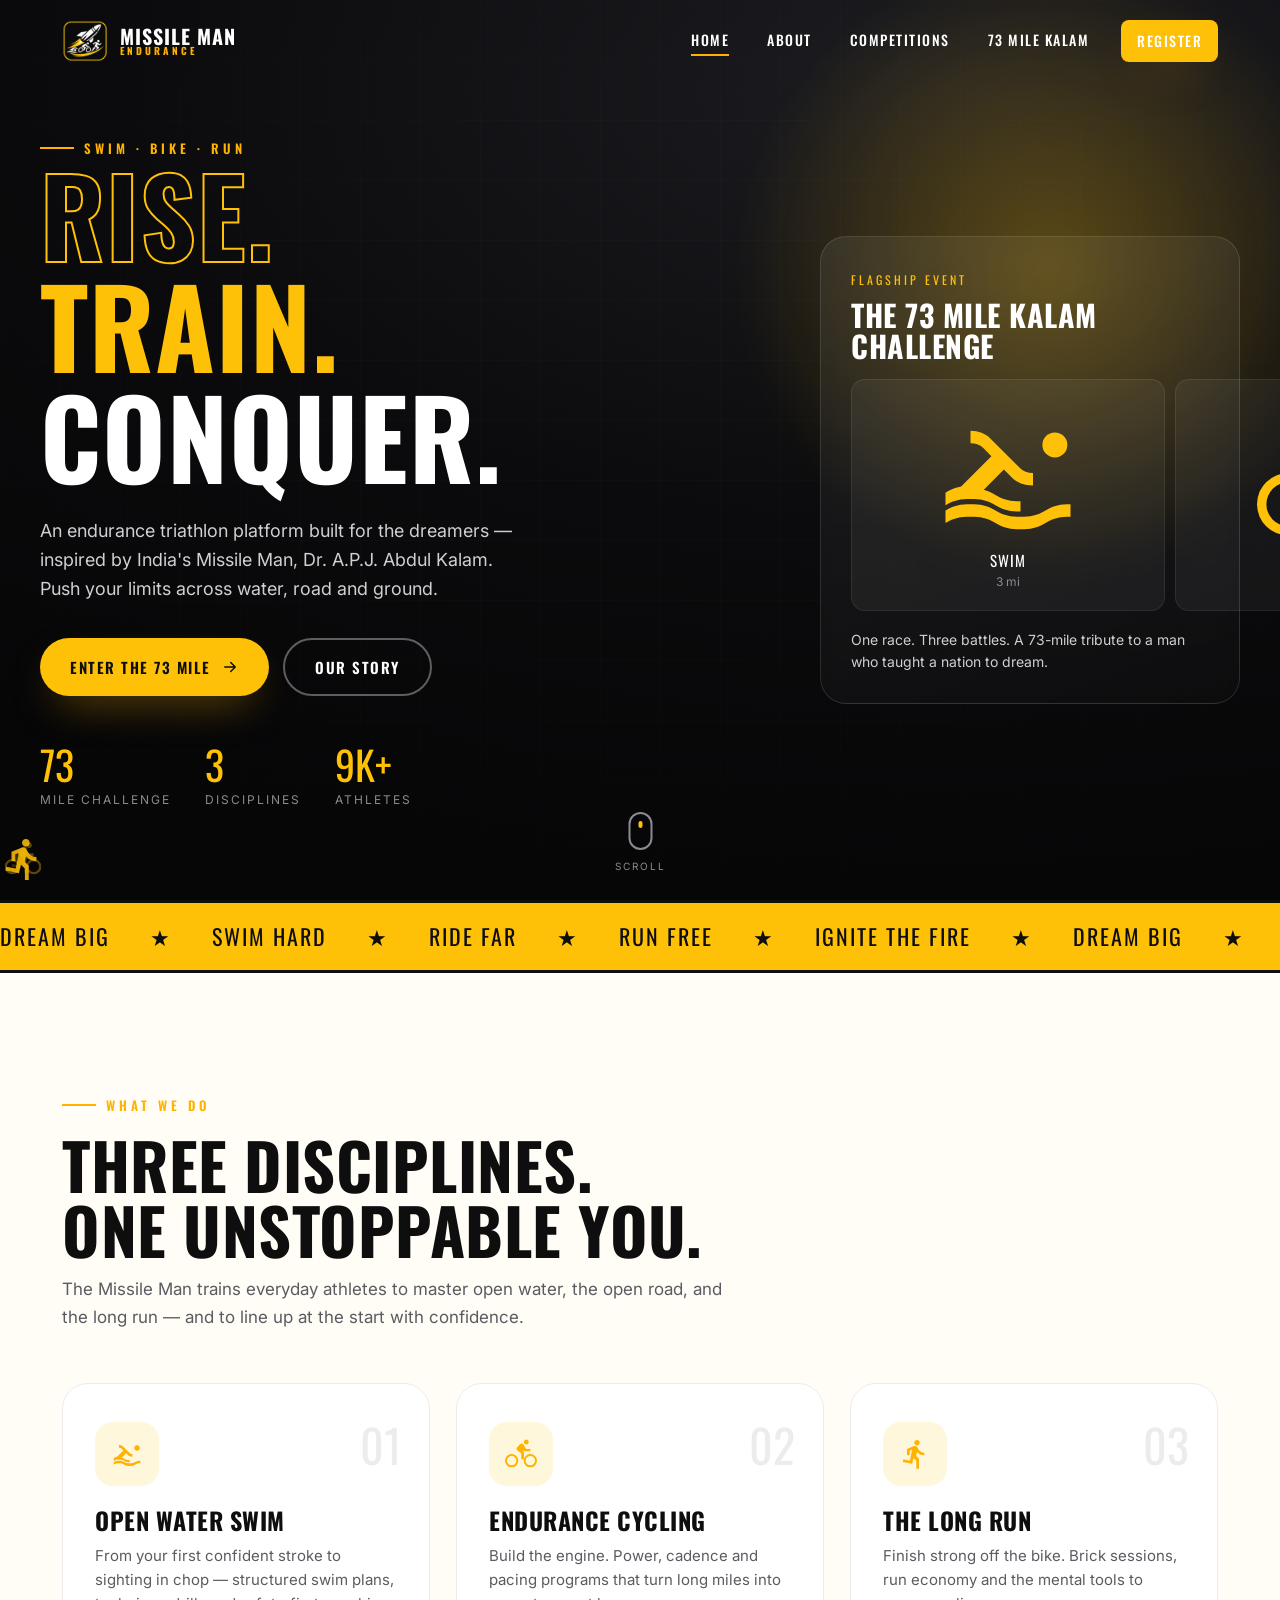
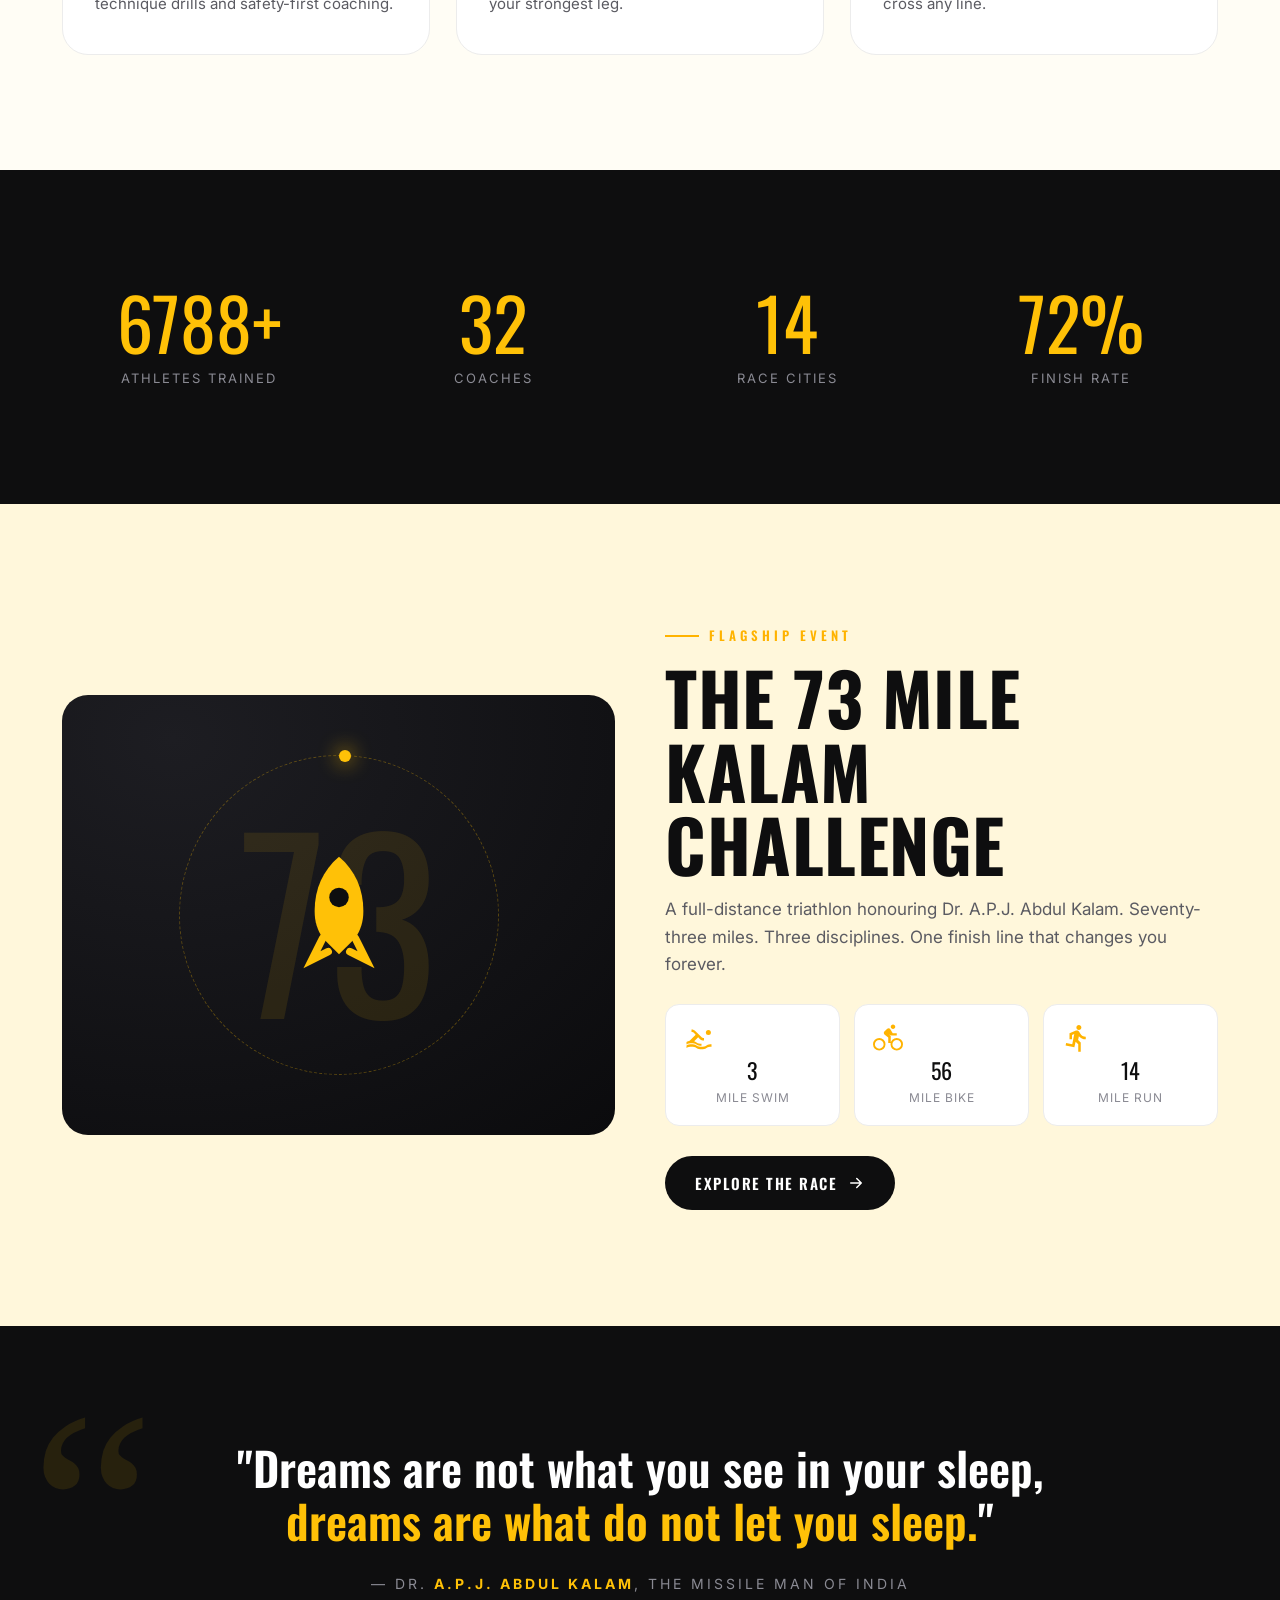
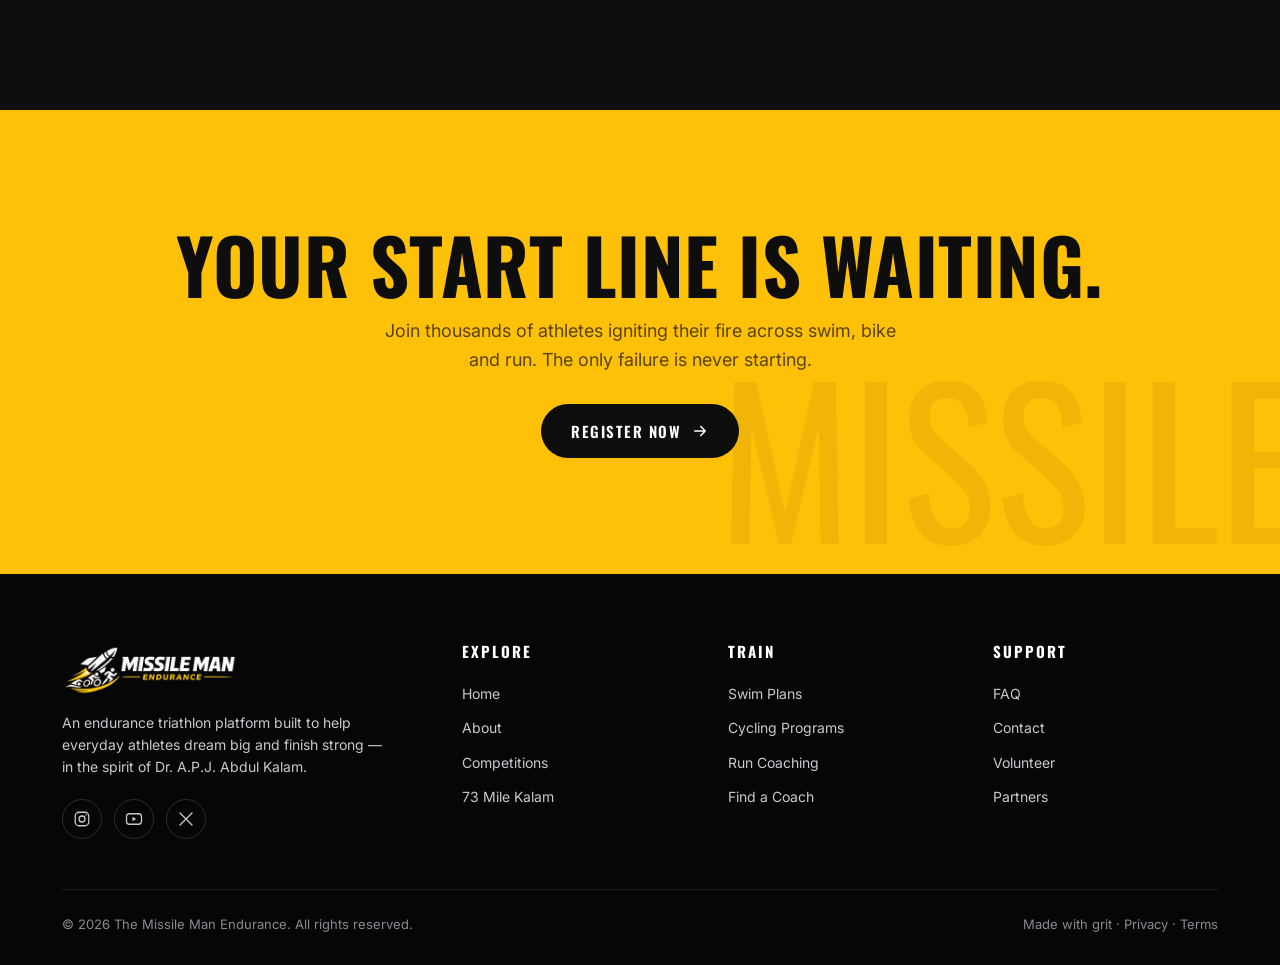
<file: index.html>
<!DOCTYPE html>
<html lang="en">
<head>
  <meta charset="UTF-8" />
  <meta name="viewport" content="width=device-width, initial-scale=1.0" />
  <title>The Missile Man — Rise. Train. Conquer.</title>
  <meta name="description" content="The Missile Man is an endurance triathlon platform inspired by Dr. A.P.J. Abdul Kalam. Train, race, and conquer the 73 Mile Kalam Challenge." />
  <link rel="preconnect" href="https://fonts.googleapis.com" />
  <link rel="preconnect" href="https://fonts.gstatic.com" crossorigin />
  <link href="https://fonts.googleapis.com/css2?family=Oswald:wght@400;500;600;700&family=Inter:wght@400;500;600;700&display=swap" rel="stylesheet" />
  <link rel="stylesheet" href="css/style.css" />
</head>
<body>

  <!-- ===================== SVG ICON SPRITE (define once, reuse via <use>) ===================== -->
  <svg class="icon-sprite" aria-hidden="true" xmlns="http://www.w3.org/2000/svg">
    <symbol id="i-swim" viewBox="0 0 24 24">
      <path fill="currentColor" d="M2 18c1.39-.84 2.39-1 4-1s2.61.16 4 1 2.39 1 4 1 2.61-.16 4-1 2.39-1 4-1v2c-1.61 0-2.61.16-4 1s-2.39 1-4 1-2.61-.16-4-1-2.39-1-4-1-2.61.16-4 1v-2m12-1.5c-1.61 0-2.61-.16-4-1-.68-.41-1.24-.67-1.87-.84l3.21-3.21 1.31 1.31c.77.77 1.96 1.24 3.35 1.24v-2c-.84 0-1.61-.31-2.05-.76L9.21 6.5C8.43 5.72 7.25 5.25 6 5.25v2c.84 0 1.61.31 2.05.75l1.29 1.31-4.84 4.84c-.78.16-1.43.35-2.5 1.01v2c1.39-.84 2.39-1 4-1s2.61.16 4 1 2.39 1 4 1z"/>
      <circle cx="19.5" cy="7.5" r="2" fill="currentColor"/>
    </symbol>
    <symbol id="i-bike" viewBox="0 0 24 24">
      <path fill="currentColor" d="M5 20.5A3.5 3.5 0 0 1 1.5 17 3.5 3.5 0 0 1 5 13.5 3.5 3.5 0 0 1 8.5 17 3.5 3.5 0 0 1 5 20.5M5 12a5 5 0 0 0-5 5 5 5 0 0 0 5 5 5 5 0 0 0 5-5 5 5 0 0 0-5-5m9.8-2H19V8.2h-3.2l-1.94-3.27c-.29-.5-.79-.83-1.36-.83-.43 0-.82.17-1.1.45L9.1 6.85c-.29.28-.45.65-.45 1.1 0 .6.3 1.1.75 1.4l2.8 2.15V16h2v-5.75L12.55 9.15 14.8 10M19 12a5 5 0 0 0-5 5 5 5 0 0 0 5 5 5 5 0 0 0 5-5 5 5 0 0 0-5-5m0 8.5a3.5 3.5 0 0 1-3.5-3.5 3.5 3.5 0 0 1 3.5-3.5 3.5 3.5 0 0 1 3.5 3.5 3.5 3.5 0 0 1-3.5 3.5M16 4.8c1 0 1.8-.8 1.8-1.8S17 1.2 16 1.2 14.2 2 14.2 3 15 4.8 16 4.8"/>
    </symbol>
    <symbol id="i-run" viewBox="0 0 24 24">
      <path fill="currentColor" d="M13.5 5.5c1.09 0 2-.92 2-2 0-1.12-.91-2-2-2s-2 .88-2 2c0 1.08.91 2 2 2M9.89 19.38 10.89 15 13 17v6h2v-7.5l-2.11-2 .61-3c1.29 1.5 3.29 2.5 5.5 2.5v-2c-1.91 0-3.5-1-4.31-2.42l-1-1.58c-.4-.62-1-1-1.69-1-.31 0-.5.08-.81.08L6 8.28V13h2V9.58l1.79-.7L8.19 17l-4.9-1-.4 2 7 1.38Z"/>
    </symbol>
  </svg>

  <!-- ===================== HEADER ===================== -->
  <header class="header">
    <div class="container nav">
      <a href="index.html" class="brand">
        <span class="brand-mark">
          <img src="assets/logo-mark.png" alt="The Missile Man" />
        </span>
        <span class="brand-name">MISSILE MAN<span>ENDURANCE</span></span>
      </a>
      <nav>
        <ul class="nav-links">
          <li><a href="index.html">Home</a></li>
          <li><a href="about.html">About</a></li>
          <li><a href="competition.html">Competitions</a></li>
          <li><a href="competition-73mile.html">73 Mile Kalam</a></li>
          <li class="nav-cta"><a href="competition-73mile.html#register" class="btn btn-primary">Register</a></li>
        </ul>
      </nav>
      <button class="nav-toggle" aria-label="Menu"><span></span><span></span><span></span></button>
    </div>
  </header>

  <!-- ===================== HERO ===================== -->
  <section class="hero">
    <div class="hero-glow"></div>
    <div class="container hero-inner">
      <div>
        <span class="eyebrow">Swim · Bike · Run</span>
        <h1>
          <span class="stroke">RISE.</span>
          <span class="fill">TRAIN.</span>
          <span>CONQUER.</span>
        </h1>
        <p class="hero-lead">An endurance triathlon platform built for the dreamers — inspired by India's Missile Man, Dr. A.P.J. Abdul Kalam. Push your limits across water, road and ground.</p>
        <div class="hero-actions">
          <a href="competition-73mile.html" class="btn btn-primary">Enter the 73 Mile <svg viewBox="0 0 24 24" fill="none"><path d="M5 12h14M13 6l6 6-6 6" stroke="currentColor" stroke-width="2" stroke-linecap="round" stroke-linejoin="round"/></svg></a>
          <a href="about.html" class="btn btn-ghost">Our Story</a>
        </div>
        <div class="hero-meta">
          <div><div class="num"><span data-count="73">0</span></div><div class="lbl">Mile Challenge</div></div>
          <div><div class="num"><span data-count="3">0</span></div><div class="lbl">Disciplines</div></div>
          <div><div class="num"><span data-count="9">0</span>K+</div><div class="lbl">Athletes</div></div>
        </div>
      </div>

      <!-- right card -->
      <div class="hero-card reveal d2">
        <span class="tag">FLAGSHIP EVENT</span>
        <h3>The 73 Mile Kalam Challenge</h3>
        <div class="disc-row">
          <div class="disc">
            <span class="disc-ico"><svg><use href="#i-swim"></use></svg></span>
            <div class="d-name">SWIM</div><div class="d-dist">3 mi</div>
          </div>
          <div class="disc">
            <span class="disc-ico"><svg><use href="#i-bike"></use></svg></span>
            <div class="d-name">BIKE</div><div class="d-dist">56 mi</div>
          </div>
          <div class="disc">
            <span class="disc-ico"><svg><use href="#i-run"></use></svg></span>
            <div class="d-name">RUN</div><div class="d-dist">14 mi</div>
          </div>
        </div>
        <p style="color:#cfcfd4;font-size:14px;margin-top:18px">One race. Three battles. A 73-mile tribute to a man who taught a nation to dream.</p>
      </div>
    </div>

    <!-- animated athletes -->
    <div class="hero-track">
      <div class="runner r1"><svg><use href="#i-run"></use></svg></div>
      <div class="runner r2"><svg><use href="#i-bike"></use></svg></div>
      <div class="runner r3"><svg><use href="#i-run"></use></svg></div>
    </div>

    <div class="scroll-hint"><div class="mouse"></div><span>Scroll</span></div>
  </section>

  <!-- ===================== MARQUEE ===================== -->
  <div class="marquee">
    <div class="marquee-track">
      <span>DREAM BIG</span><span>SWIM HARD</span><span>RIDE FAR</span><span>RUN FREE</span><span>IGNITE THE FIRE</span>
      <span>DREAM BIG</span><span>SWIM HARD</span><span>RIDE FAR</span><span>RUN FREE</span><span>IGNITE THE FIRE</span>
    </div>
  </div>

  <!-- ===================== DISCIPLINES ===================== -->
  <section class="section">
    <div class="container">
      <div class="section-head reveal">
        <span class="eyebrow">What we do</span>
        <h2>Three disciplines.<br>One unstoppable you.</h2>
        <p>The Missile Man trains everyday athletes to master open water, the open road, and the long run — and to line up at the start with confidence.</p>
      </div>
      <div class="grid-3">
        <article class="feature reveal d1">
          <span class="f-num">01</span>
          <span class="f-ico"><svg><use href="#i-swim"></use></svg></span>
          <h3>Open Water Swim</h3>
          <p>From your first confident stroke to sighting in chop — structured swim plans, technique drills and safety-first coaching.</p>
        </article>
        <article class="feature reveal d2">
          <span class="f-num">02</span>
          <span class="f-ico"><svg><use href="#i-bike"></use></svg></span>
          <h3>Endurance Cycling</h3>
          <p>Build the engine. Power, cadence and pacing programs that turn long miles into your strongest leg.</p>
        </article>
        <article class="feature reveal d3">
          <span class="f-num">03</span>
          <span class="f-ico"><svg><use href="#i-run"></use></svg></span>
          <h3>The Long Run</h3>
          <p>Finish strong off the bike. Brick sessions, run economy and the mental tools to cross any line.</p>
        </article>
      </div>
    </div>
  </section>

  <!-- ===================== STATS ===================== -->
  <section class="section stats">
    <div class="container">
      <div class="grid-4">
        <div class="stat reveal"><div class="num"><span data-count="9000">0</span>+</div><div class="lbl">Athletes Trained</div></div>
        <div class="stat reveal d1"><div class="num"><span data-count="42">0</span></div><div class="lbl">Coaches</div></div>
        <div class="stat reveal d2"><div class="num"><span data-count="18">0</span></div><div class="lbl">Race Cities</div></div>
        <div class="stat reveal d3"><div class="num"><span data-count="96">0</span>%</div><div class="lbl">Finish Rate</div></div>
      </div>
    </div>
  </section>

  <!-- ===================== FEATURED EVENT ===================== -->
  <section class="section feat-event">
    <div class="container split">
      <div class="feat-visual reveal">
        <div class="orbit"></div>
        <div class="big73">73</div>
        <div class="rocket">
          <svg viewBox="0 0 24 24" fill="none"><path d="M12 2c3 2.5 4.5 6 4.5 10 0 2-.5 3.5-1.5 5l-3 3-3-3c-1-1.5-1.5-3-1.5-5C7.5 8 9 4.5 12 2z" fill="currentColor"/><circle cx="12" cy="9.5" r="1.8" fill="#0E0E0F"/><path d="M9 17l-2 4 3-1.5M15 17l2 4-3-1.5" stroke="currentColor" stroke-width="1.4" stroke-linecap="round"/></svg>
        </div>
      </div>
      <div class="reveal d1">
        <span class="eyebrow">Flagship Event</span>
        <h2>The 73 Mile<br>Kalam Challenge</h2>
        <p class="lead">A full-distance triathlon honouring Dr. A.P.J. Abdul Kalam. Seventy-three miles. Three disciplines. One finish line that changes you forever.</p>
        <div class="leg-list">
          <div class="leg"><span class="leg-ico"><svg><use href="#i-swim"></use></svg></span><div class="leg-d">3</div><div class="leg-n">Mile Swim</div></div>
          <div class="leg"><span class="leg-ico"><svg><use href="#i-bike"></use></svg></span><div class="leg-d">56</div><div class="leg-n">Mile Bike</div></div>
          <div class="leg"><span class="leg-ico"><svg><use href="#i-run"></use></svg></span><div class="leg-d">14</div><div class="leg-n">Mile Run</div></div>
        </div>
        <a href="competition-73mile.html" class="btn btn-dark">Explore the Race <svg viewBox="0 0 24 24" fill="none"><path d="M5 12h14M13 6l6 6-6 6" stroke="currentColor" stroke-width="2" stroke-linecap="round" stroke-linejoin="round"/></svg></a>
      </div>
    </div>
  </section>

  <!-- ===================== TRIBUTE ===================== -->
  <section class="section tribute">
    <div class="container">
      <blockquote>"Dreams are not what you see in your sleep, <em>dreams are what do not let you sleep.</em>"</blockquote>
      <div class="cite">— Dr. <b>A.P.J. Abdul Kalam</b>, The Missile Man of India</div>
    </div>
  </section>

  <!-- ===================== CTA ===================== -->
  <section class="section cta-band">
    <div class="container">
      <h2 class="reveal">Your start line is waiting.</h2>
      <p class="reveal d1">Join thousands of athletes igniting their fire across swim, bike and run. The only failure is never starting.</p>
      <a href="competition-73mile.html#register" class="btn btn-dark reveal d2">Register Now <svg viewBox="0 0 24 24" fill="none"><path d="M5 12h14M13 6l6 6-6 6" stroke="currentColor" stroke-width="2" stroke-linecap="round" stroke-linejoin="round"/></svg></a>
    </div>
  </section>

  <!-- ===================== FOOTER ===================== -->
  <footer class="footer">
    <div class="container">
      <div class="footer-grid">
        <div>
          <div class="f-brand">
            <img src="assets/logo-wordmark.png" alt="The Missile Man — Endurance" class="f-logo" />
          </div>
          <p class="f-about">An endurance triathlon platform built to help everyday athletes dream big and finish strong — in the spirit of Dr. A.P.J. Abdul Kalam.</p>
          <div class="socials">
            <a href="#" aria-label="Instagram"><svg viewBox="0 0 24 24" fill="none"><rect x="3" y="3" width="18" height="18" rx="5" stroke="currentColor" stroke-width="1.7"/><circle cx="12" cy="12" r="4" stroke="currentColor" stroke-width="1.7"/><circle cx="17.5" cy="6.5" r="1" fill="currentColor"/></svg></a>
            <a href="#" aria-label="YouTube"><svg viewBox="0 0 24 24" fill="none"><rect x="2" y="5" width="20" height="14" rx="4" stroke="currentColor" stroke-width="1.7"/><path d="M10 9l5 3-5 3V9z" fill="currentColor"/></svg></a>
            <a href="#" aria-label="X"><svg viewBox="0 0 24 24" fill="none"><path d="M4 4l16 16M20 4L4 20" stroke="currentColor" stroke-width="1.7" stroke-linecap="round"/></svg></a>
          </div>
        </div>
        <div>
          <h4>EXPLORE</h4>
          <a href="index.html">Home</a>
          <a href="about.html">About</a>
          <a href="competition.html">Competitions</a>
          <a href="competition-73mile.html">73 Mile Kalam</a>
        </div>
        <div>
          <h4>TRAIN</h4>
          <a href="#">Swim Plans</a>
          <a href="#">Cycling Programs</a>
          <a href="#">Run Coaching</a>
          <a href="#">Find a Coach</a>
        </div>
        <div>
          <h4>SUPPORT</h4>
          <a href="#">FAQ</a>
          <a href="#">Contact</a>
          <a href="#">Volunteer</a>
          <a href="#">Partners</a>
        </div>
      </div>
      <div class="footer-bottom">
        <span>© 2026 The Missile Man Endurance. All rights reserved.</span>
        <span>Made with grit · Privacy · Terms</span>
      </div>
    </div>
  </footer>

  <script src="js/main.js"></script>
</body>
</html>
</file>
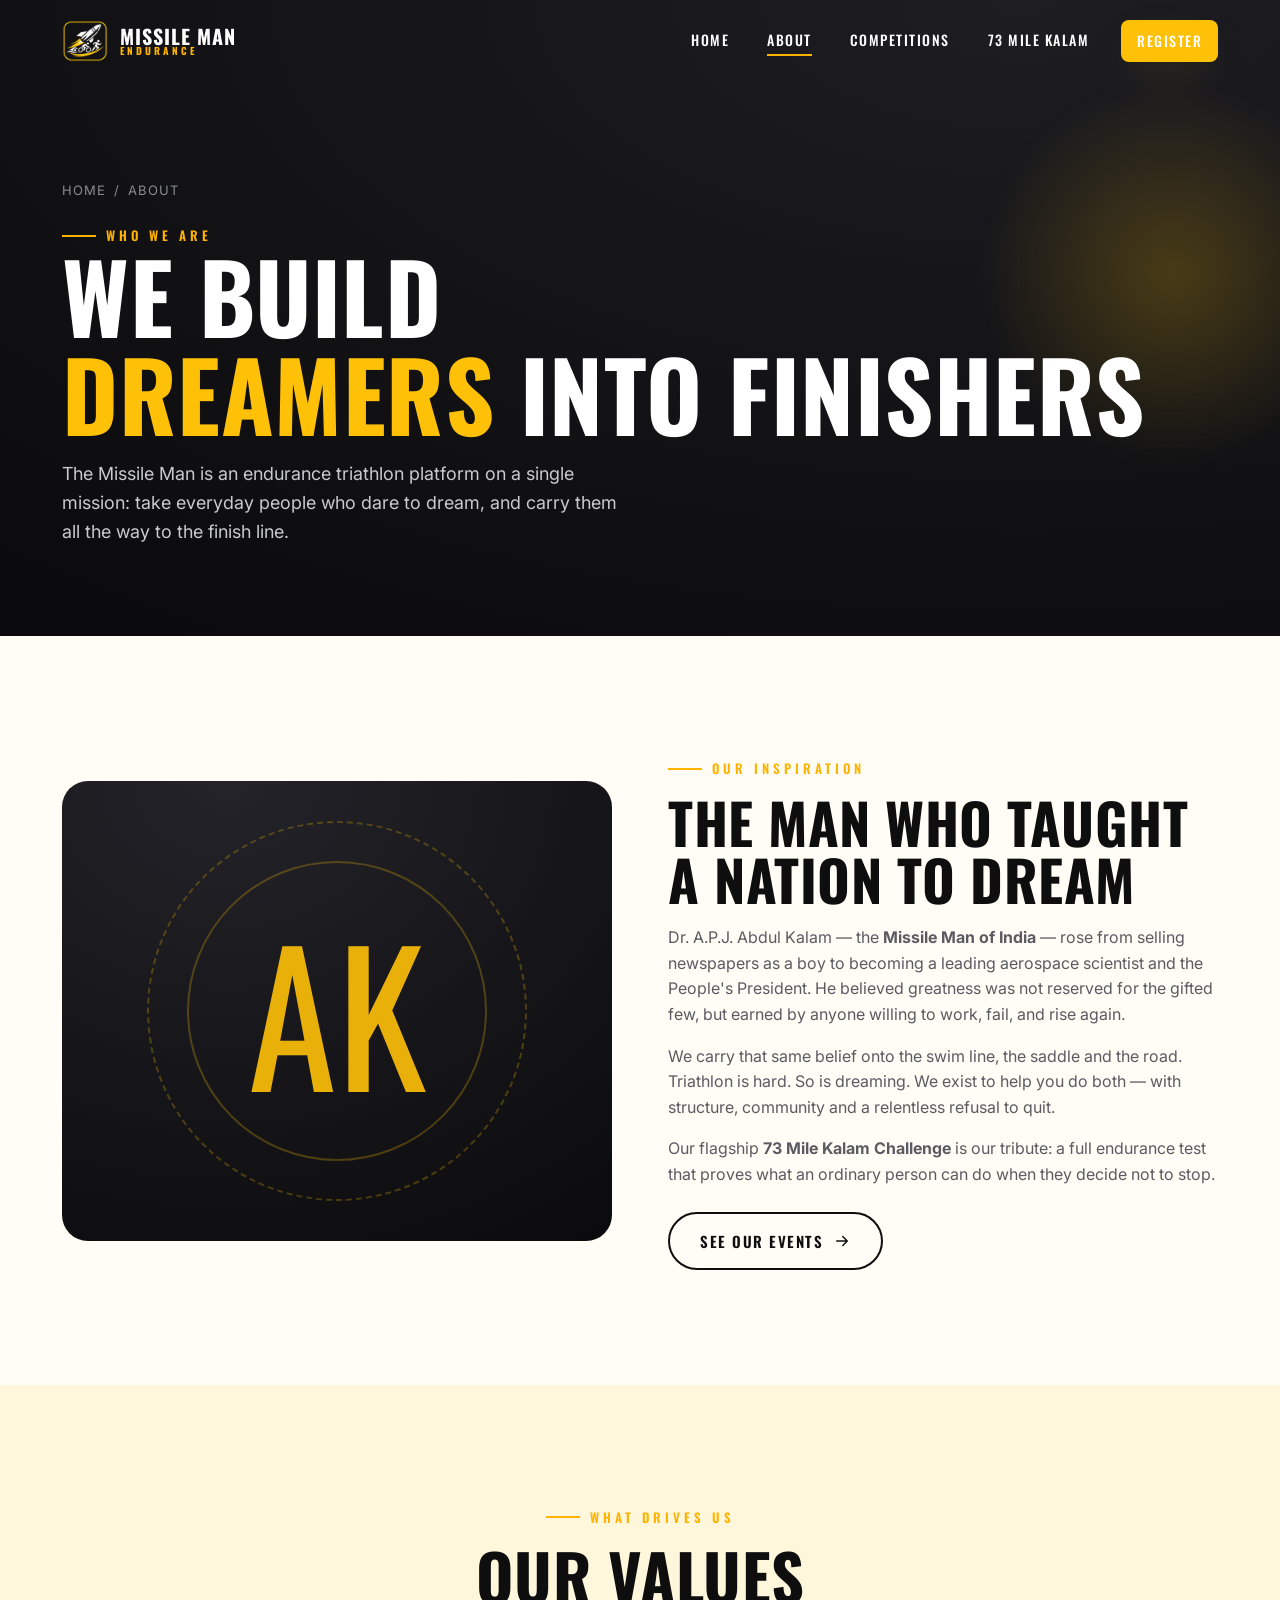
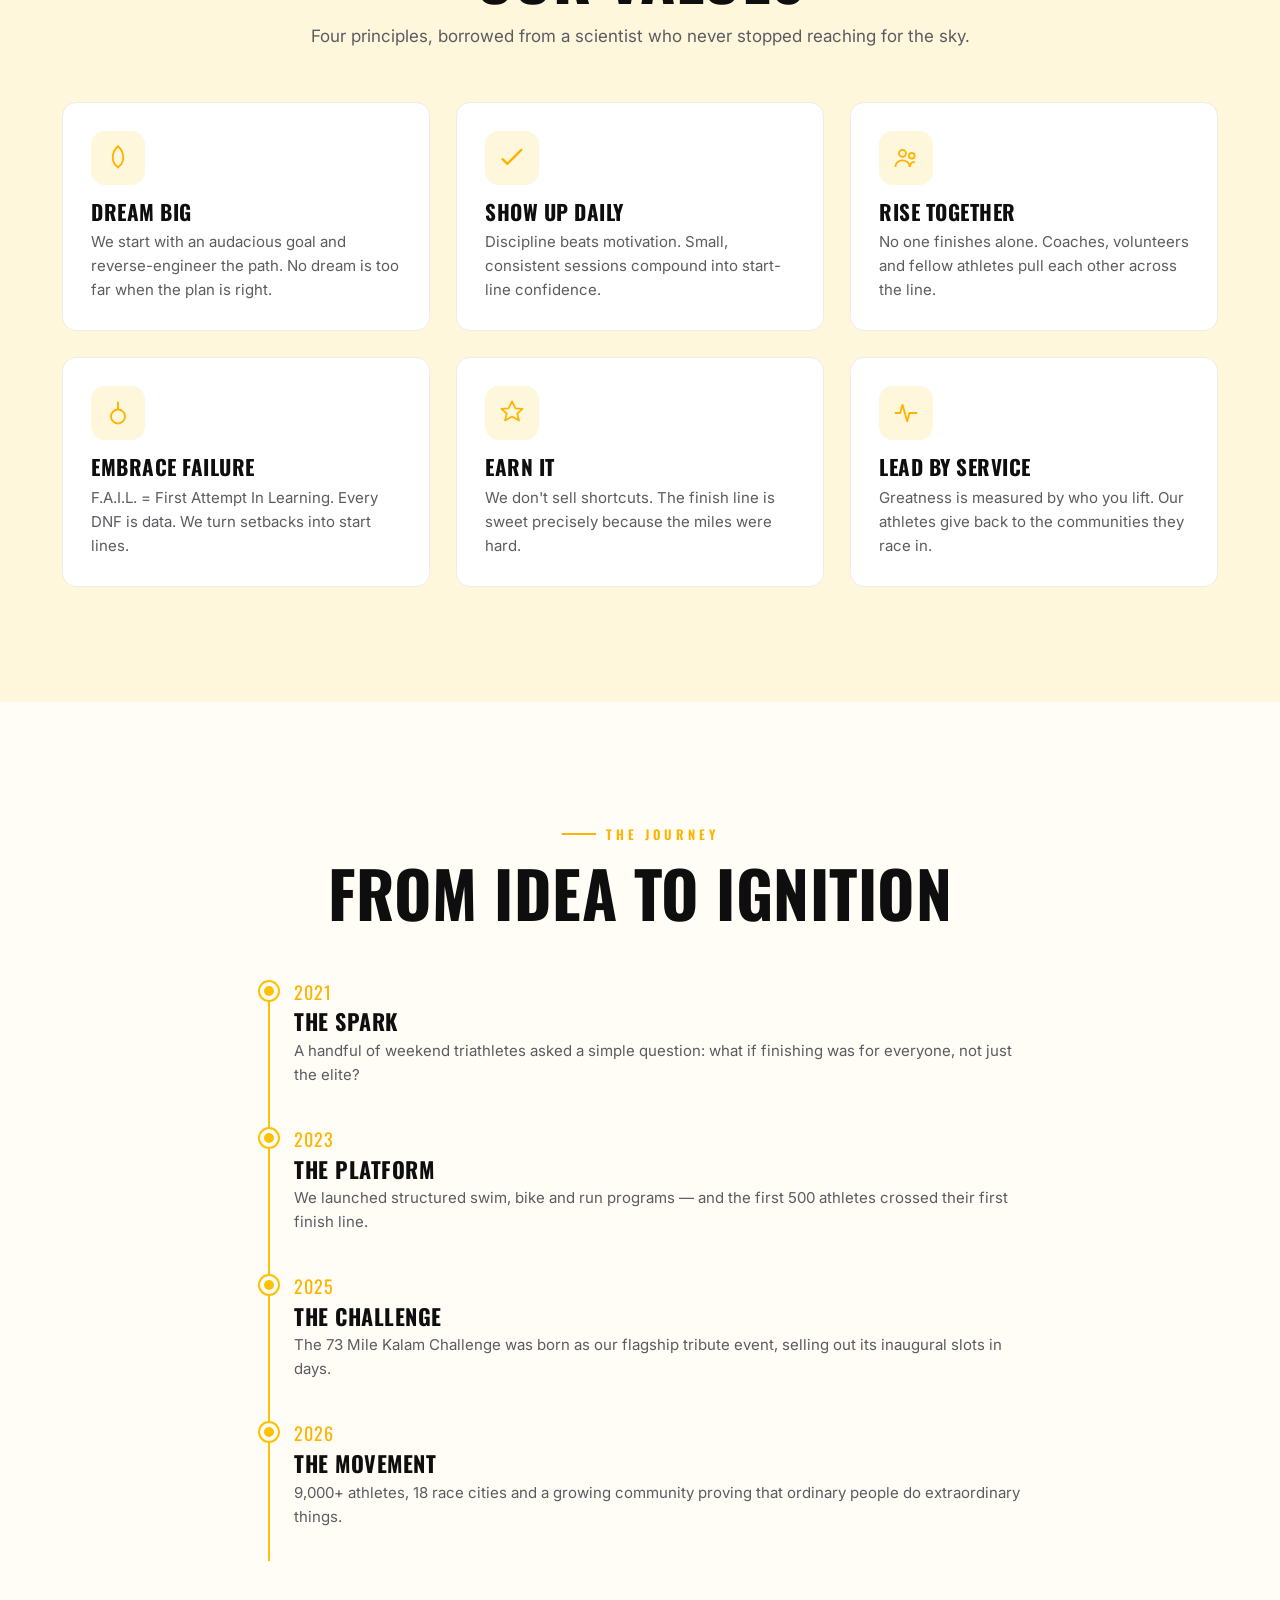
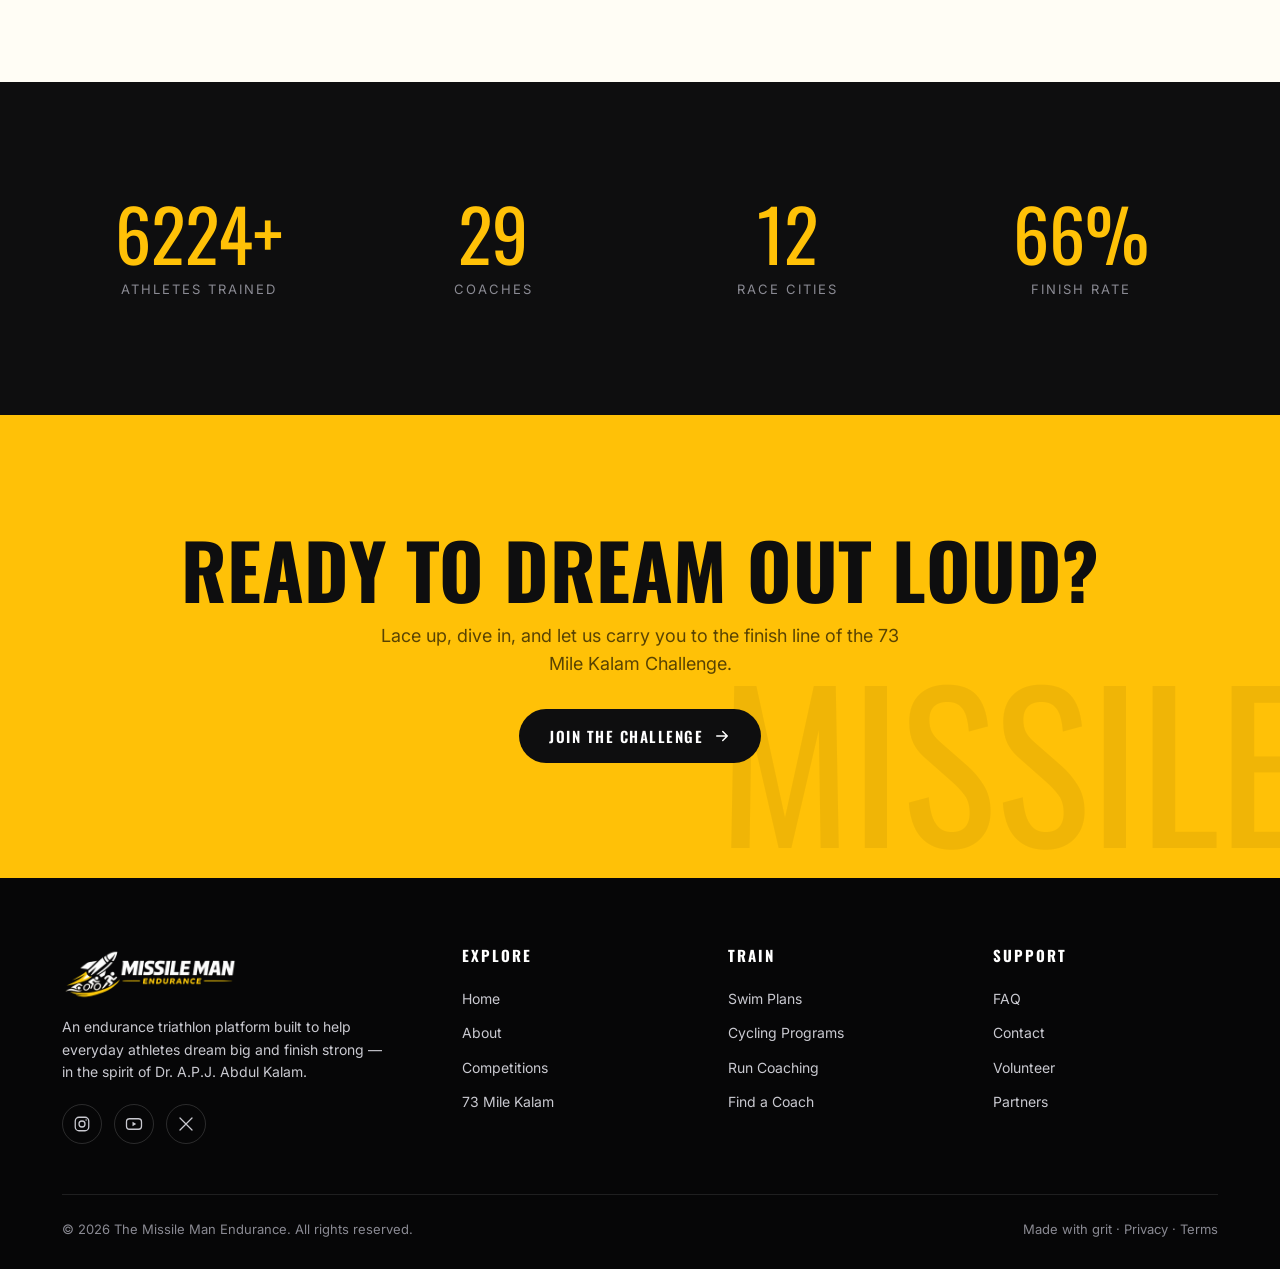
<file: about.html>
<!DOCTYPE html>
<html lang="en">
<head>
  <meta charset="UTF-8" />
  <meta name="viewport" content="width=device-width, initial-scale=1.0" />
  <title>About — The Missile Man</title>
  <meta name="description" content="The story behind The Missile Man — an endurance triathlon platform inspired by Dr. A.P.J. Abdul Kalam." />
  <link rel="preconnect" href="https://fonts.googleapis.com" />
  <link rel="preconnect" href="https://fonts.gstatic.com" crossorigin />
  <link href="https://fonts.googleapis.com/css2?family=Oswald:wght@400;500;600;700&family=Inter:wght@400;500;600;700&display=swap" rel="stylesheet" />
  <link rel="stylesheet" href="css/style.css" />
</head>
<body>

  <!-- HEADER -->
  <header class="header">
    <div class="container nav">
      <a href="index.html" class="brand">
        <span class="brand-mark">
          <img src="assets/logo-mark.png" alt="The Missile Man" />
        </span>
        <span class="brand-name">MISSILE MAN<span>ENDURANCE</span></span>
      </a>
      <nav>
        <ul class="nav-links">
          <li><a href="index.html">Home</a></li>
          <li><a href="about.html">About</a></li>
          <li><a href="competition.html">Competitions</a></li>
          <li><a href="competition-73mile.html">73 Mile Kalam</a></li>
          <li class="nav-cta"><a href="competition-73mile.html#register" class="btn btn-primary">Register</a></li>
        </ul>
      </nav>
      <button class="nav-toggle" aria-label="Menu"><span></span><span></span><span></span></button>
    </div>
  </header>

  <!-- PAGE HERO -->
  <section class="page-hero">
    <div class="container">
      <div class="breadcrumb"><a href="index.html">Home</a> / <span>About</span></div>
      <span class="eyebrow">Who we are</span>
      <h1>WE BUILD<br><span class="fill">DREAMERS</span> INTO FINISHERS</h1>
      <p>The Missile Man is an endurance triathlon platform on a single mission: take everyday people who dare to dream, and carry them all the way to the finish line.</p>
    </div>
  </section>

  <!-- STORY -->
  <section class="section">
    <div class="container about-split">
      <div class="portrait reveal">
        <div class="ring r2"></div>
        <div class="ring"></div>
        <div class="initials">AK</div>
      </div>
      <div class="reveal d1">
        <span class="eyebrow">Our inspiration</span>
        <h2>The man who taught a nation to dream</h2>
        <p>Dr. A.P.J. Abdul Kalam — the <b>Missile Man of India</b> — rose from selling newspapers as a boy to becoming a leading aerospace scientist and the People's President. He believed greatness was not reserved for the gifted few, but earned by anyone willing to work, fail, and rise again.</p>
        <p>We carry that same belief onto the swim line, the saddle and the road. Triathlon is hard. So is dreaming. We exist to help you do both — with structure, community and a relentless refusal to quit.</p>
        <p>Our flagship <b>73 Mile Kalam Challenge</b> is our tribute: a full endurance test that proves what an ordinary person can do when they decide not to stop.</p>
        <a href="competition.html" class="btn btn-outline" style="margin-top:8px">See our events <svg viewBox="0 0 24 24" fill="none"><path d="M5 12h14M13 6l6 6-6 6" stroke="currentColor" stroke-width="2" stroke-linecap="round" stroke-linejoin="round"/></svg></a>
      </div>
    </div>
  </section>

  <!-- VALUES -->
  <section class="section" style="background:var(--yellow-soft)">
    <div class="container">
      <div class="section-head center reveal">
        <span class="eyebrow center" style="justify-content:center">What drives us</span>
        <h2>Our values</h2>
        <p>Four principles, borrowed from a scientist who never stopped reaching for the sky.</p>
      </div>
      <div class="grid-3">
        <div class="value-card reveal d1">
          <span class="v-ico"><svg viewBox="0 0 24 24" fill="none"><path d="M12 2c3 2.5 4.5 6 4.5 10 0 2-.5 3.5-1.5 5l-3 3-3-3c-1-1.5-1.5-3-1.5-5C7.5 8 9 4.5 12 2z" stroke="currentColor" stroke-width="1.6"/></svg></span>
          <h3>Dream Big</h3>
          <p>We start with an audacious goal and reverse-engineer the path. No dream is too far when the plan is right.</p>
        </div>
        <div class="value-card reveal d2">
          <span class="v-ico"><svg viewBox="0 0 24 24" fill="none"><path d="M4 13l4 4L20 5" stroke="currentColor" stroke-width="2" stroke-linecap="round" stroke-linejoin="round"/></svg></span>
          <h3>Show Up Daily</h3>
          <p>Discipline beats motivation. Small, consistent sessions compound into start-line confidence.</p>
        </div>
        <div class="value-card reveal d3">
          <span class="v-ico"><svg viewBox="0 0 24 24" fill="none"><circle cx="9" cy="8" r="3" stroke="currentColor" stroke-width="1.6"/><circle cx="17" cy="10" r="2.4" stroke="currentColor" stroke-width="1.6"/><path d="M3 19c0-3 3-5 6-5s6 2 6 5M15.5 19c0-2 1.6-3.5 3.5-3.5" stroke="currentColor" stroke-width="1.6" stroke-linecap="round"/></svg></span>
          <h3>Rise Together</h3>
          <p>No one finishes alone. Coaches, volunteers and fellow athletes pull each other across the line.</p>
        </div>
        <div class="value-card reveal d1">
          <span class="v-ico"><svg viewBox="0 0 24 24" fill="none"><path d="M12 3v6M12 21a6 6 0 100-12 6 6 0 000 12z" stroke="currentColor" stroke-width="1.6" stroke-linecap="round"/></svg></span>
          <h3>Embrace Failure</h3>
          <p>F.A.I.L. = First Attempt In Learning. Every DNF is data. We turn setbacks into start lines.</p>
        </div>
        <div class="value-card reveal d2">
          <span class="v-ico"><svg viewBox="0 0 24 24" fill="none"><path d="M12 2l3 6 6 .5-4.5 4 1.5 6L12 15l-6 3.5 1.5-6L3 8.5 9 8z" stroke="currentColor" stroke-width="1.5" stroke-linejoin="round"/></svg></span>
          <h3>Earn It</h3>
          <p>We don't sell shortcuts. The finish line is sweet precisely because the miles were hard.</p>
        </div>
        <div class="value-card reveal d3">
          <span class="v-ico"><svg viewBox="0 0 24 24" fill="none"><path d="M3 12h4l2-7 4 14 2-7h6" stroke="currentColor" stroke-width="1.6" stroke-linecap="round" stroke-linejoin="round"/></svg></span>
          <h3>Lead by Service</h3>
          <p>Greatness is measured by who you lift. Our athletes give back to the communities they race in.</p>
        </div>
      </div>
    </div>
  </section>

  <!-- TIMELINE -->
  <section class="section">
    <div class="container">
      <div class="section-head center reveal">
        <span class="eyebrow center" style="justify-content:center">The journey</span>
        <h2>From idea to ignition</h2>
      </div>
      <div class="timeline">
        <div class="tl-item reveal"><div class="tl-year">2021</div><h3>The spark</h3><p>A handful of weekend triathletes asked a simple question: what if finishing was for everyone, not just the elite?</p></div>
        <div class="tl-item reveal"><div class="tl-year">2023</div><h3>The platform</h3><p>We launched structured swim, bike and run programs — and the first 500 athletes crossed their first finish line.</p></div>
        <div class="tl-item reveal"><div class="tl-year">2025</div><h3>The challenge</h3><p>The 73 Mile Kalam Challenge was born as our flagship tribute event, selling out its inaugural slots in days.</p></div>
        <div class="tl-item reveal"><div class="tl-year">2026</div><h3>The movement</h3><p>9,000+ athletes, 18 race cities and a growing community proving that ordinary people do extraordinary things.</p></div>
      </div>
    </div>
  </section>

  <!-- STATS -->
  <section class="section stats">
    <div class="container">
      <div class="grid-4">
        <div class="stat reveal"><div class="num"><span data-count="9000">0</span>+</div><div class="lbl">Athletes Trained</div></div>
        <div class="stat reveal d1"><div class="num"><span data-count="42">0</span></div><div class="lbl">Coaches</div></div>
        <div class="stat reveal d2"><div class="num"><span data-count="18">0</span></div><div class="lbl">Race Cities</div></div>
        <div class="stat reveal d3"><div class="num"><span data-count="96">0</span>%</div><div class="lbl">Finish Rate</div></div>
      </div>
    </div>
  </section>

  <!-- CTA -->
  <section class="section cta-band">
    <div class="container">
      <h2 class="reveal">Ready to dream out loud?</h2>
      <p class="reveal d1">Lace up, dive in, and let us carry you to the finish line of the 73 Mile Kalam Challenge.</p>
      <a href="competition-73mile.html#register" class="btn btn-dark reveal d2">Join the Challenge <svg viewBox="0 0 24 24" fill="none"><path d="M5 12h14M13 6l6 6-6 6" stroke="currentColor" stroke-width="2" stroke-linecap="round" stroke-linejoin="round"/></svg></a>
    </div>
  </section>

  <!-- FOOTER -->
  <footer class="footer">
    <div class="container">
      <div class="footer-grid">
        <div>
          <div class="f-brand">
            <img src="assets/logo-wordmark.png" alt="The Missile Man — Endurance" class="f-logo" />
          </div>
          <p class="f-about">An endurance triathlon platform built to help everyday athletes dream big and finish strong — in the spirit of Dr. A.P.J. Abdul Kalam.</p>
          <div class="socials">
            <a href="#" aria-label="Instagram"><svg viewBox="0 0 24 24" fill="none"><rect x="3" y="3" width="18" height="18" rx="5" stroke="currentColor" stroke-width="1.7"/><circle cx="12" cy="12" r="4" stroke="currentColor" stroke-width="1.7"/><circle cx="17.5" cy="6.5" r="1" fill="currentColor"/></svg></a>
            <a href="#" aria-label="YouTube"><svg viewBox="0 0 24 24" fill="none"><rect x="2" y="5" width="20" height="14" rx="4" stroke="currentColor" stroke-width="1.7"/><path d="M10 9l5 3-5 3V9z" fill="currentColor"/></svg></a>
            <a href="#" aria-label="X"><svg viewBox="0 0 24 24" fill="none"><path d="M4 4l16 16M20 4L4 20" stroke="currentColor" stroke-width="1.7" stroke-linecap="round"/></svg></a>
          </div>
        </div>
        <div><h4>EXPLORE</h4><a href="index.html">Home</a><a href="about.html">About</a><a href="competition.html">Competitions</a><a href="competition-73mile.html">73 Mile Kalam</a></div>
        <div><h4>TRAIN</h4><a href="#">Swim Plans</a><a href="#">Cycling Programs</a><a href="#">Run Coaching</a><a href="#">Find a Coach</a></div>
        <div><h4>SUPPORT</h4><a href="#">FAQ</a><a href="#">Contact</a><a href="#">Volunteer</a><a href="#">Partners</a></div>
      </div>
      <div class="footer-bottom">
        <span>© 2026 The Missile Man Endurance. All rights reserved.</span>
        <span>Made with grit · Privacy · Terms</span>
      </div>
    </div>
  </footer>

  <script src="js/main.js"></script>
</body>
</html>
</file>
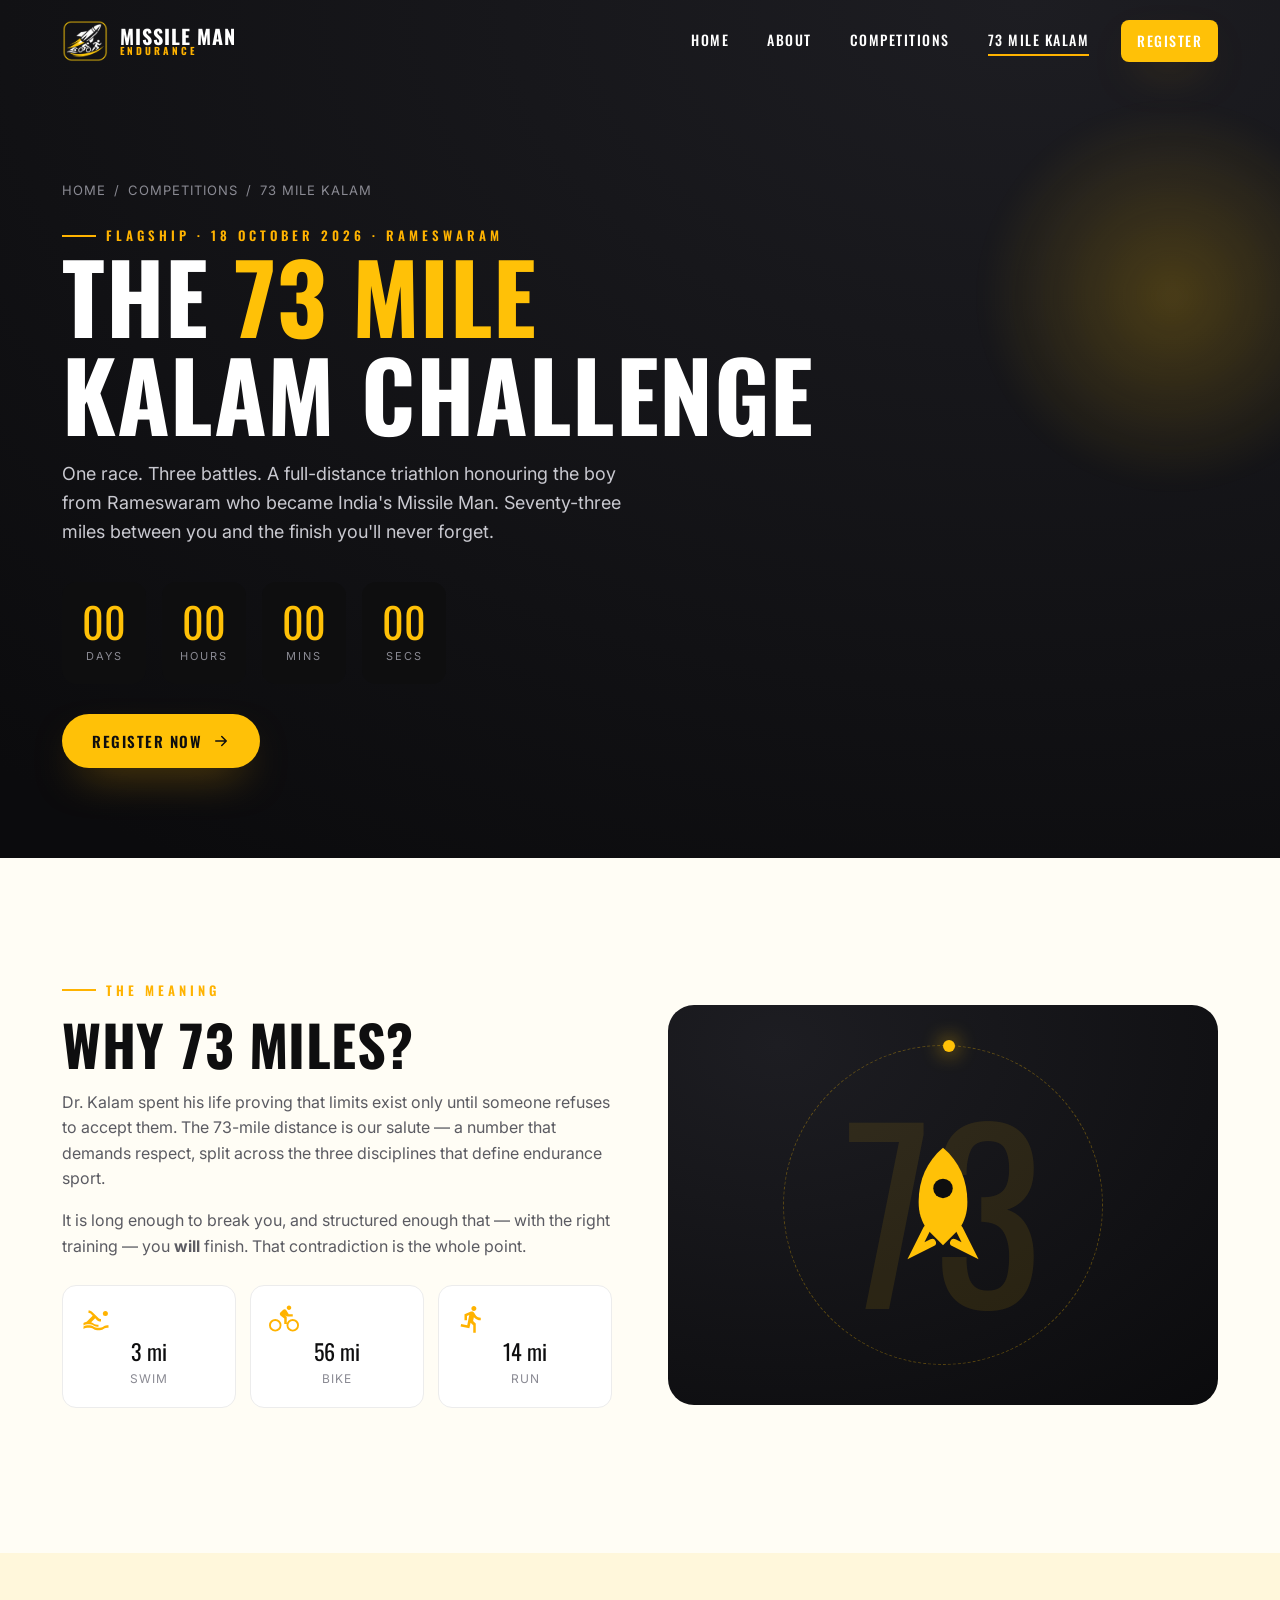
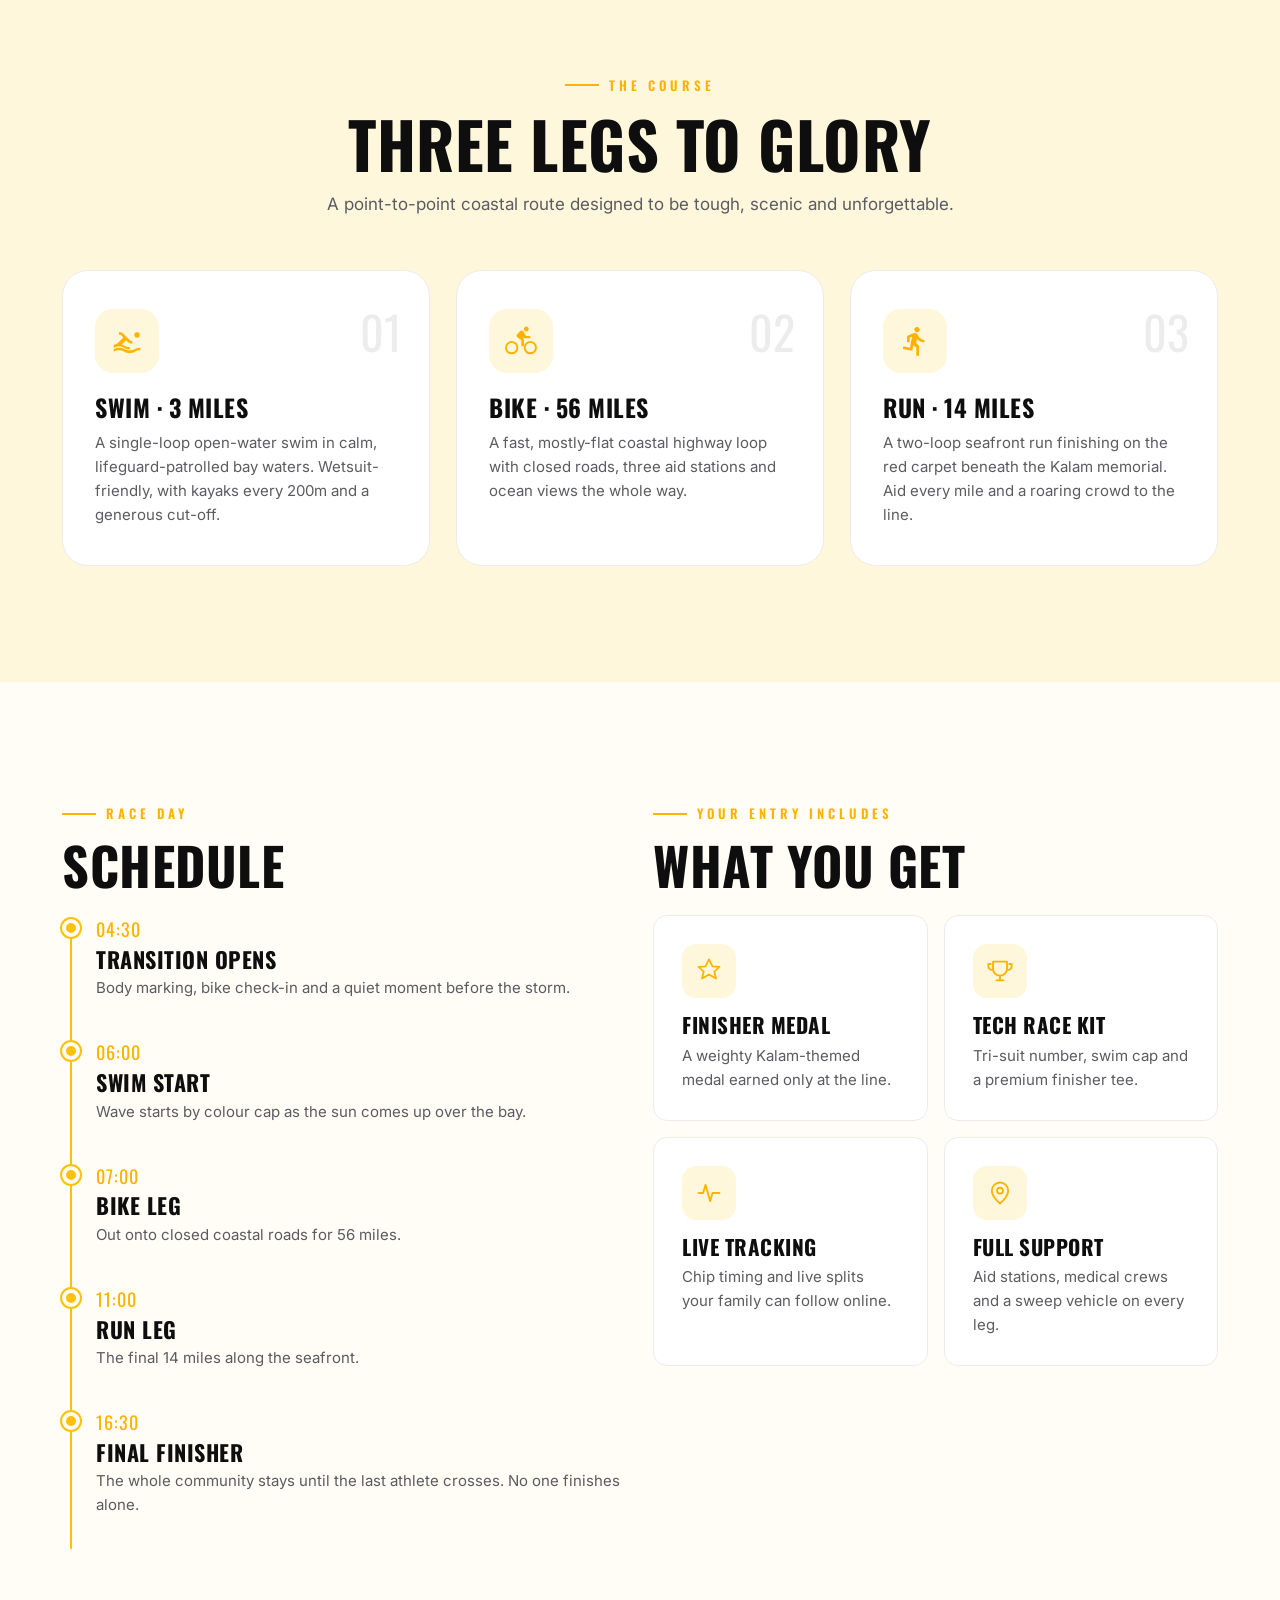
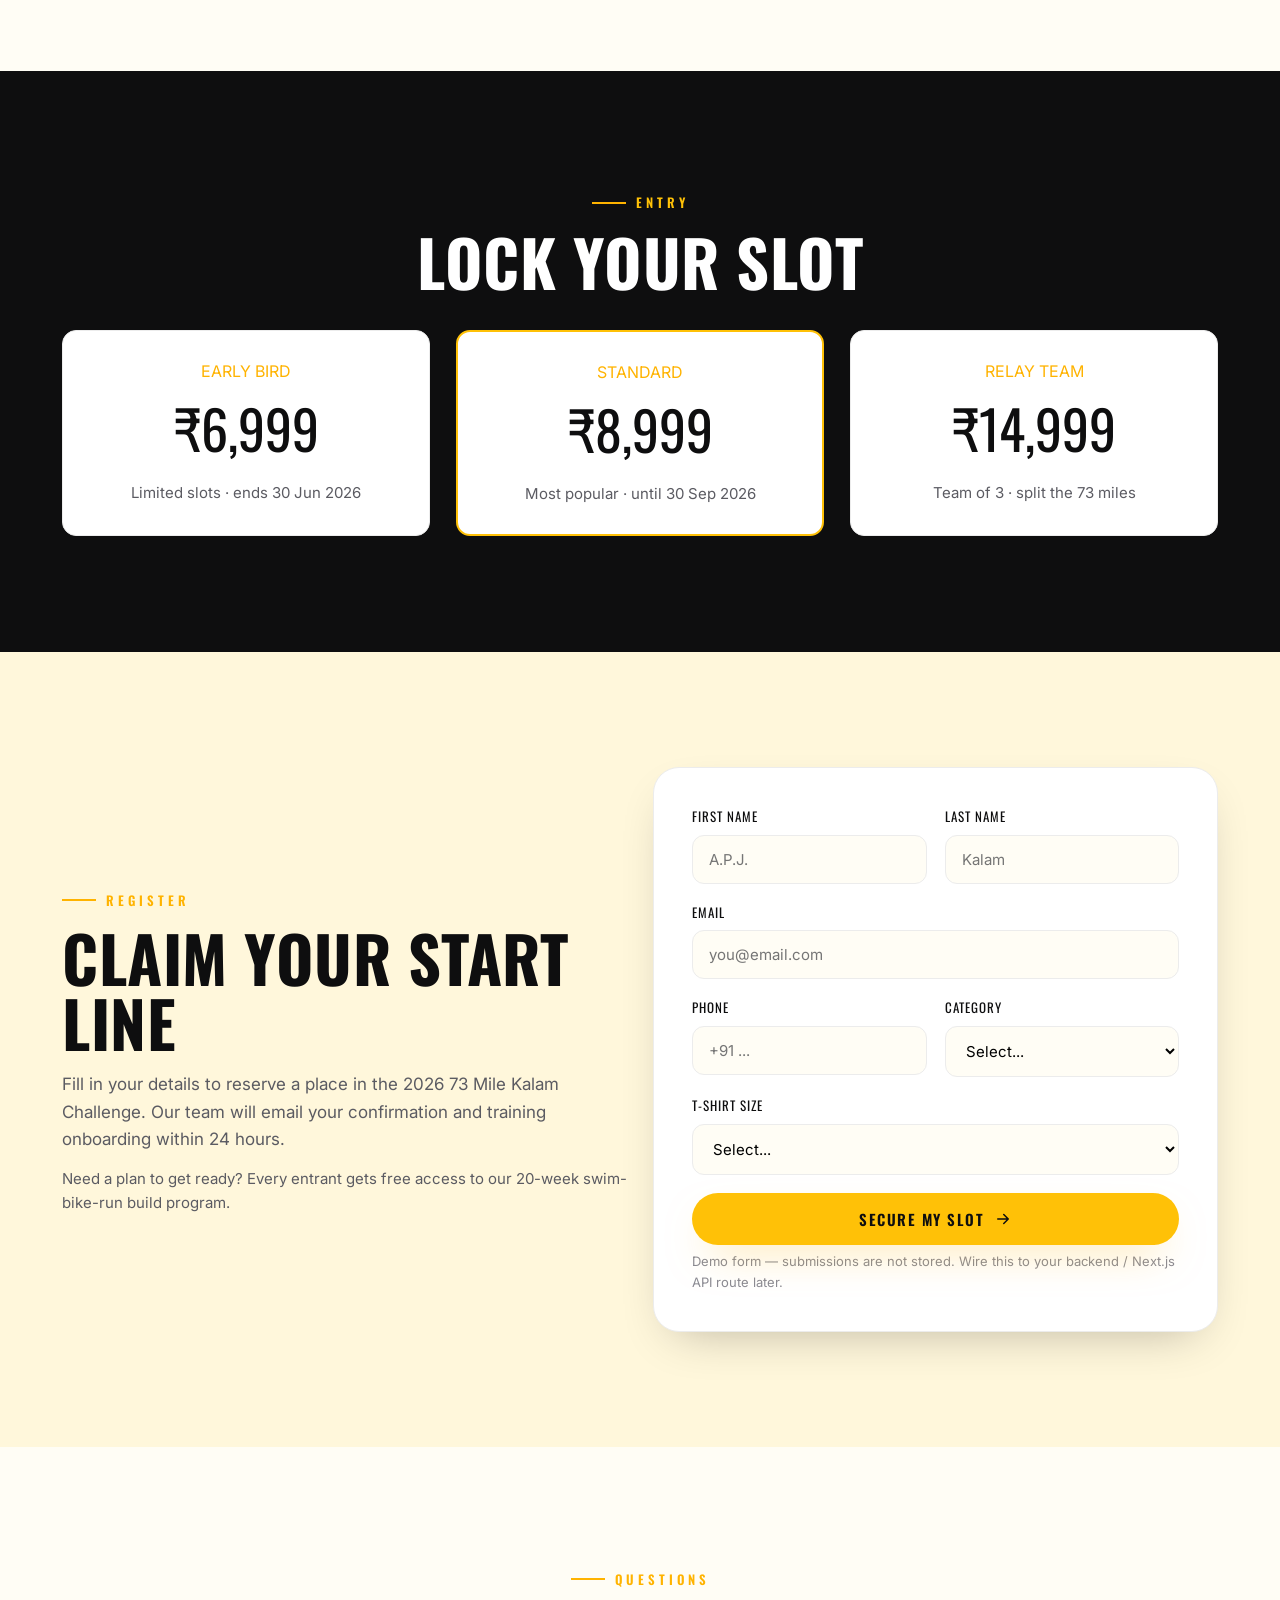
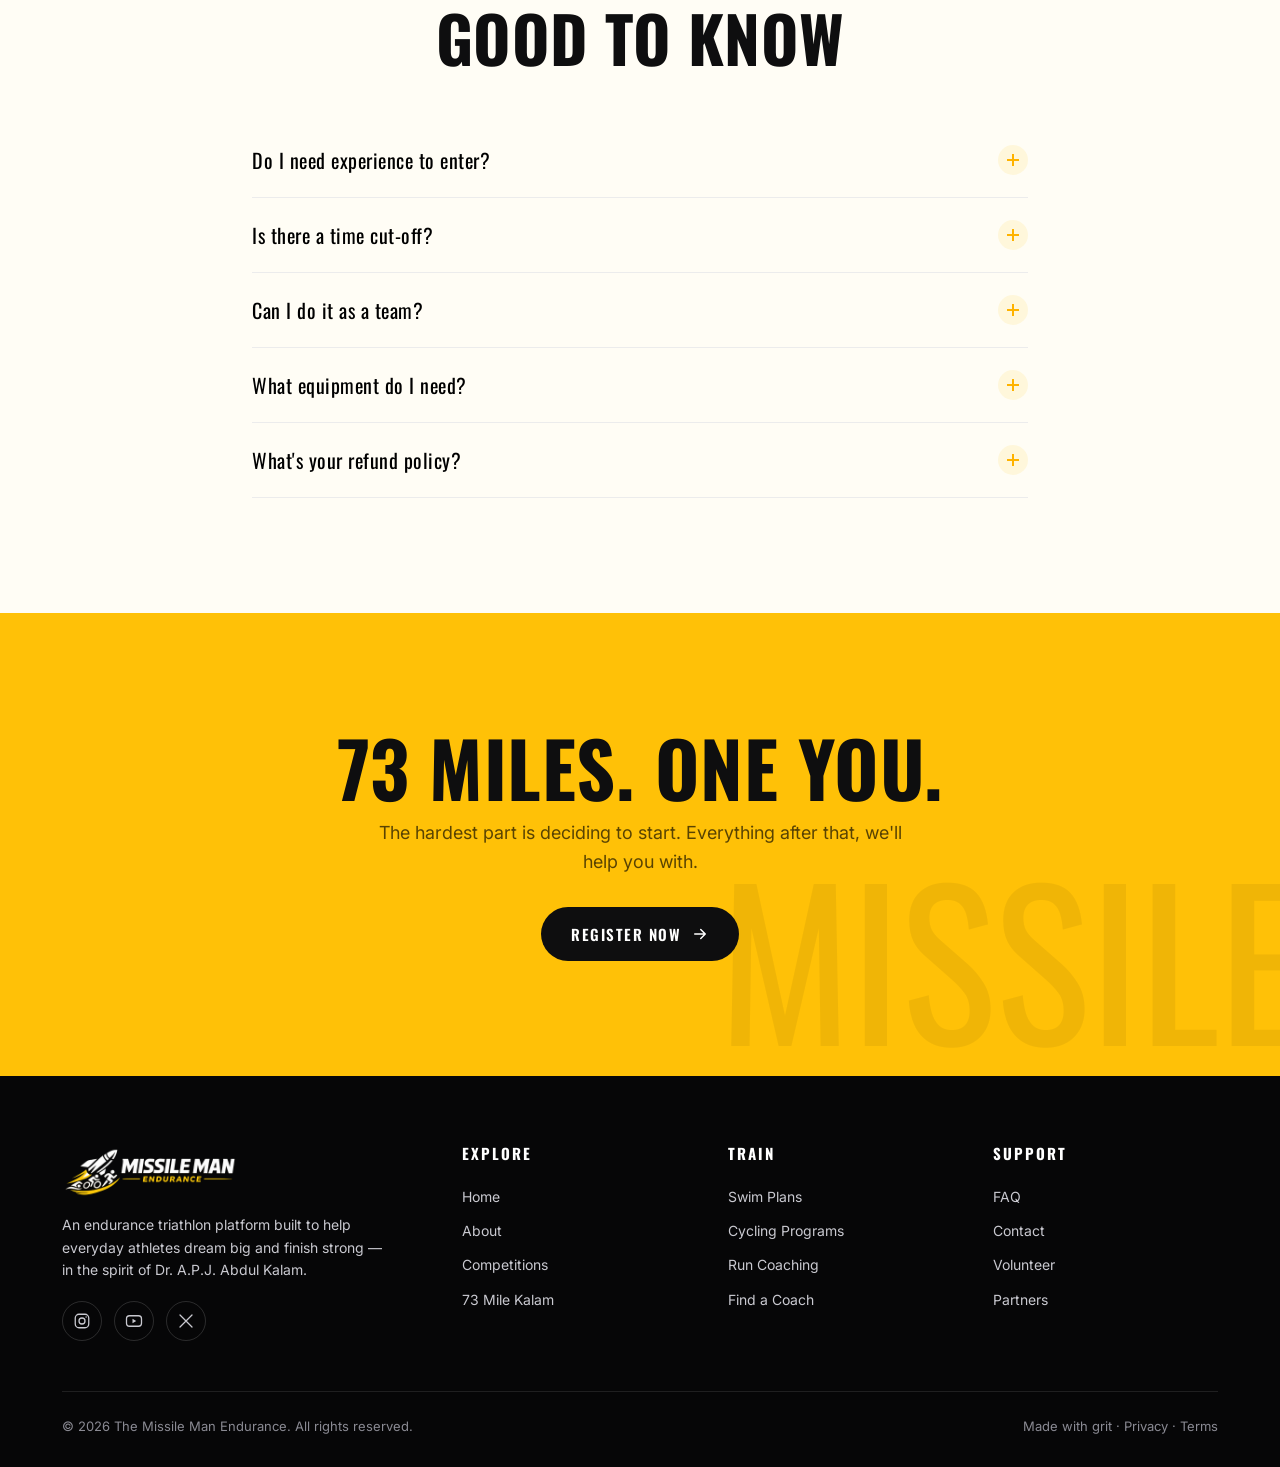
<file: competition-73mile.html>
<!DOCTYPE html>
<html lang="en">
<head>
  <meta charset="UTF-8" />
  <meta name="viewport" content="width=device-width, initial-scale=1.0" />
  <title>73 Mile Kalam Challenge — The Missile Man</title>
  <meta name="description" content="The 73 Mile Kalam Challenge: a full-distance triathlon tribute to Dr. A.P.J. Abdul Kalam. Swim 3, Bike 56, Run 14. Register now." />
  <link rel="preconnect" href="https://fonts.googleapis.com" />
  <link rel="preconnect" href="https://fonts.gstatic.com" crossorigin />
  <link href="https://fonts.googleapis.com/css2?family=Oswald:wght@400;500;600;700&family=Inter:wght@400;500;600;700&display=swap" rel="stylesheet" />
  <link rel="stylesheet" href="css/style.css" />
</head>
<body>

  <!-- ===================== SVG ICON SPRITE (define once, reuse via <use>) ===================== -->
  <svg class="icon-sprite" aria-hidden="true" xmlns="http://www.w3.org/2000/svg">
    <symbol id="i-swim" viewBox="0 0 24 24">
      <path fill="currentColor" d="M2 18c1.39-.84 2.39-1 4-1s2.61.16 4 1 2.39 1 4 1 2.61-.16 4-1 2.39-1 4-1v2c-1.61 0-2.61.16-4 1s-2.39 1-4 1-2.61-.16-4-1-2.39-1-4-1-2.61.16-4 1v-2m12-1.5c-1.61 0-2.61-.16-4-1-.68-.41-1.24-.67-1.87-.84l3.21-3.21 1.31 1.31c.77.77 1.96 1.24 3.35 1.24v-2c-.84 0-1.61-.31-2.05-.76L9.21 6.5C8.43 5.72 7.25 5.25 6 5.25v2c.84 0 1.61.31 2.05.75l1.29 1.31-4.84 4.84c-.78.16-1.43.35-2.5 1.01v2c1.39-.84 2.39-1 4-1s2.61.16 4 1 2.39 1 4 1z"/>
      <circle cx="19.5" cy="7.5" r="2" fill="currentColor"/>
    </symbol>
    <symbol id="i-bike" viewBox="0 0 24 24">
      <path fill="currentColor" d="M5 20.5A3.5 3.5 0 0 1 1.5 17 3.5 3.5 0 0 1 5 13.5 3.5 3.5 0 0 1 8.5 17 3.5 3.5 0 0 1 5 20.5M5 12a5 5 0 0 0-5 5 5 5 0 0 0 5 5 5 5 0 0 0 5-5 5 5 0 0 0-5-5m9.8-2H19V8.2h-3.2l-1.94-3.27c-.29-.5-.79-.83-1.36-.83-.43 0-.82.17-1.1.45L9.1 6.85c-.29.28-.45.65-.45 1.1 0 .6.3 1.1.75 1.4l2.8 2.15V16h2v-5.75L12.55 9.15 14.8 10M19 12a5 5 0 0 0-5 5 5 5 0 0 0 5 5 5 5 0 0 0 5-5 5 5 0 0 0-5-5m0 8.5a3.5 3.5 0 0 1-3.5-3.5 3.5 3.5 0 0 1 3.5-3.5 3.5 3.5 0 0 1 3.5 3.5 3.5 3.5 0 0 1-3.5 3.5M16 4.8c1 0 1.8-.8 1.8-1.8S17 1.2 16 1.2 14.2 2 14.2 3 15 4.8 16 4.8"/>
    </symbol>
    <symbol id="i-run" viewBox="0 0 24 24">
      <path fill="currentColor" d="M13.5 5.5c1.09 0 2-.92 2-2 0-1.12-.91-2-2-2s-2 .88-2 2c0 1.08.91 2 2 2M9.89 19.38 10.89 15 13 17v6h2v-7.5l-2.11-2 .61-3c1.29 1.5 3.29 2.5 5.5 2.5v-2c-1.91 0-3.5-1-4.31-2.42l-1-1.58c-.4-.62-1-1-1.69-1-.31 0-.5.08-.81.08L6 8.28V13h2V9.58l1.79-.7L8.19 17l-4.9-1-.4 2 7 1.38Z"/>
    </symbol>
  </svg>

  <!-- HEADER -->
  <header class="header">
    <div class="container nav">
      <a href="index.html" class="brand">
        <span class="brand-mark"><img src="assets/logo-mark.png" alt="The Missile Man" /></span>
        <span class="brand-name">MISSILE MAN<span>ENDURANCE</span></span>
      </a>
      <nav>
        <ul class="nav-links">
          <li><a href="index.html">Home</a></li>
          <li><a href="about.html">About</a></li>
          <li><a href="competition.html">Competitions</a></li>
          <li><a href="competition-73mile.html">73 Mile Kalam</a></li>
          <li class="nav-cta"><a href="#register" class="btn btn-primary">Register</a></li>
        </ul>
      </nav>
      <button class="nav-toggle" aria-label="Menu"><span></span><span></span><span></span></button>
    </div>
  </header>

  <!-- PAGE HERO -->
  <section class="page-hero">
    <div class="container">
      <div class="breadcrumb"><a href="index.html">Home</a> / <a href="competition.html">Competitions</a> / <span>73 Mile Kalam</span></div>
      <span class="eyebrow">Flagship · 18 October 2026 · Rameswaram</span>
      <h1>THE <span class="fill">73 MILE</span><br>KALAM CHALLENGE</h1>
      <p>One race. Three battles. A full-distance triathlon honouring the boy from Rameswaram who became India's Missile Man. Seventy-three miles between you and the finish you'll never forget.</p>

      <!-- COUNTDOWN -->
      <div class="countdown" data-deadline="2026-10-18" style="margin-top:36px">
        <div class="cd-box"><div class="cd-n" data-cd="days">00</div><div class="cd-l">Days</div></div>
        <div class="cd-box"><div class="cd-n" data-cd="hours">00</div><div class="cd-l">Hours</div></div>
        <div class="cd-box"><div class="cd-n" data-cd="mins">00</div><div class="cd-l">Mins</div></div>
        <div class="cd-box"><div class="cd-n" data-cd="secs">00</div><div class="cd-l">Secs</div></div>
      </div>
      <div style="margin-top:30px"><a href="#register" class="btn btn-primary">Register Now <svg viewBox="0 0 24 24" fill="none"><path d="M5 12h14M13 6l6 6-6 6" stroke="currentColor" stroke-width="2" stroke-linecap="round" stroke-linejoin="round"/></svg></a></div>
    </div>
  </section>

  <!-- WHY 73 -->
  <section class="section">
    <div class="container about-split">
      <div class="reveal">
        <span class="eyebrow">The meaning</span>
        <h2>Why 73 miles?</h2>
        <p>Dr. Kalam spent his life proving that limits exist only until someone refuses to accept them. The 73-mile distance is our salute — a number that demands respect, split across the three disciplines that define endurance sport.</p>
        <p>It is long enough to break you, and structured enough that — with the right training — you <b>will</b> finish. That contradiction is the whole point.</p>
        <div class="leg-list">
          <div class="leg"><span class="leg-ico"><svg><use href="#i-swim"></use></svg></span><div class="leg-d">3 mi</div><div class="leg-n">Swim</div></div>
          <div class="leg"><span class="leg-ico"><svg><use href="#i-bike"></use></svg></span><div class="leg-d">56 mi</div><div class="leg-n">Bike</div></div>
          <div class="leg"><span class="leg-ico"><svg><use href="#i-run"></use></svg></span><div class="leg-d">14 mi</div><div class="leg-n">Run</div></div>
        </div>
      </div>
      <div class="feat-visual reveal d1" style="min-height:400px">
        <div class="orbit"></div>
        <div class="big73">73</div>
        <div class="rocket"><svg viewBox="0 0 24 24" fill="none"><path d="M12 2c3 2.5 4.5 6 4.5 10 0 2-.5 3.5-1.5 5l-3 3-3-3c-1-1.5-1.5-3-1.5-5C7.5 8 9 4.5 12 2z" fill="currentColor"/><circle cx="12" cy="9.5" r="1.8" fill="#0E0E0F"/><path d="M9 17l-2 4 3-1.5M15 17l2 4-3-1.5" stroke="currentColor" stroke-width="1.4" stroke-linecap="round"/></svg></div>
      </div>
    </div>
  </section>

  <!-- COURSE BREAKDOWN -->
  <section class="section" style="background:var(--yellow-soft)">
    <div class="container">
      <div class="section-head center reveal">
        <span class="eyebrow center" style="justify-content:center">The course</span>
        <h2>Three legs to glory</h2>
        <p>A point-to-point coastal route designed to be tough, scenic and unforgettable.</p>
      </div>
      <div class="grid-3">
        <article class="feature reveal d1">
          <span class="f-num">01</span>
          <span class="f-ico"><svg><use href="#i-swim"></use></svg></span>
          <h3>Swim · 3 Miles</h3>
          <p>A single-loop open-water swim in calm, lifeguard-patrolled bay waters. Wetsuit-friendly, with kayaks every 200m and a generous cut-off.</p>
        </article>
        <article class="feature reveal d2">
          <span class="f-num">02</span>
          <span class="f-ico"><svg><use href="#i-bike"></use></svg></span>
          <h3>Bike · 56 Miles</h3>
          <p>A fast, mostly-flat coastal highway loop with closed roads, three aid stations and ocean views the whole way.</p>
        </article>
        <article class="feature reveal d3">
          <span class="f-num">03</span>
          <span class="f-ico"><svg><use href="#i-run"></use></svg></span>
          <h3>Run · 14 Miles</h3>
          <p>A two-loop seafront run finishing on the red carpet beneath the Kalam memorial. Aid every mile and a roaring crowd to the line.</p>
        </article>
      </div>
    </div>
  </section>

  <!-- RACE DAY SCHEDULE + INCLUDES -->
  <section class="section">
    <div class="container grid-2">
      <div class="reveal">
        <span class="eyebrow">Race day</span>
        <h2 style="font-size:clamp(30px,5vw,52px);margin:14px 0 24px">Schedule</h2>
        <div class="timeline">
          <div class="tl-item"><div class="tl-year">04:30</div><h3>Transition opens</h3><p>Body marking, bike check-in and a quiet moment before the storm.</p></div>
          <div class="tl-item"><div class="tl-year">06:00</div><h3>Swim start</h3><p>Wave starts by colour cap as the sun comes up over the bay.</p></div>
          <div class="tl-item"><div class="tl-year">07:00</div><h3>Bike leg</h3><p>Out onto closed coastal roads for 56 miles.</p></div>
          <div class="tl-item"><div class="tl-year">11:00</div><h3>Run leg</h3><p>The final 14 miles along the seafront.</p></div>
          <div class="tl-item"><div class="tl-year">16:30</div><h3>Final finisher</h3><p>The whole community stays until the last athlete crosses. No one finishes alone.</p></div>
        </div>
      </div>
      <div class="reveal d1">
        <span class="eyebrow">Your entry includes</span>
        <h2 style="font-size:clamp(30px,5vw,52px);margin:14px 0 24px">What you get</h2>
        <div class="grid-2" style="gap:16px">
          <div class="value-card"><span class="v-ico"><svg viewBox="0 0 24 24" fill="none"><path d="M12 2l3 6 6 .5-4.5 4 1.5 6L12 15l-6 3.5 1.5-6L3 8.5 9 8z" stroke="currentColor" stroke-width="1.5" stroke-linejoin="round"/></svg></span><h3>Finisher Medal</h3><p>A weighty Kalam-themed medal earned only at the line.</p></div>
          <div class="value-card"><span class="v-ico"><svg viewBox="0 0 24 24" fill="none"><path d="M6 4h12v6a6 6 0 11-12 0V4zM4 6H2v2a3 3 0 003 3M20 6h2v2a3 3 0 01-3 3M9 20h6M12 16v4" stroke="currentColor" stroke-width="1.6" stroke-linecap="round" stroke-linejoin="round"/></svg></span><h3>Tech Race Kit</h3><p>Tri-suit number, swim cap and a premium finisher tee.</p></div>
          <div class="value-card"><span class="v-ico"><svg viewBox="0 0 24 24" fill="none"><path d="M3 12h4l2-7 4 14 2-7h6" stroke="currentColor" stroke-width="1.6" stroke-linecap="round" stroke-linejoin="round"/></svg></span><h3>Live Tracking</h3><p>Chip timing and live splits your family can follow online.</p></div>
          <div class="value-card"><span class="v-ico"><svg viewBox="0 0 24 24" fill="none"><path d="M12 21s7-5.5 7-11a7 7 0 10-14 0c0 5.5 7 11 7 11z" stroke="currentColor" stroke-width="1.6"/><circle cx="12" cy="10" r="2.5" stroke="currentColor" stroke-width="1.6"/></svg></span><h3>Full Support</h3><p>Aid stations, medical crews and a sweep vehicle on every leg.</p></div>
        </div>
      </div>
    </div>
  </section>

  <!-- PRICING / WAVES -->
  <section class="section stats">
    <div class="container">
      <div class="section-head center reveal" style="margin-bottom:36px">
        <span class="eyebrow center" style="justify-content:center;color:var(--yellow)">Entry</span>
        <h2 style="color:#fff">Lock your slot</h2>
      </div>
      <div class="grid-3">
        <div class="value-card reveal d1" style="text-align:center"><div class="tl-year" style="color:var(--yellow-deep)">EARLY BIRD</div><div class="num" style="font-family:var(--font-head);font-size:54px;color:var(--ink)">₹6,999</div><p style="margin:10px 0 0">Limited slots · ends 30 Jun 2026</p></div>
        <div class="value-card reveal d2" style="text-align:center;border:2px solid var(--yellow)"><div class="tl-year" style="color:var(--yellow-deep)">STANDARD</div><div class="num" style="font-family:var(--font-head);font-size:54px;color:var(--ink)">₹8,999</div><p style="margin:10px 0 0">Most popular · until 30 Sep 2026</p></div>
        <div class="value-card reveal d3" style="text-align:center"><div class="tl-year" style="color:var(--yellow-deep)">RELAY TEAM</div><div class="num" style="font-family:var(--font-head);font-size:54px;color:var(--ink)">₹14,999</div><p style="margin:10px 0 0">Team of 3 · split the 73 miles</p></div>
      </div>
    </div>
  </section>

  <!-- REGISTER FORM -->
  <section class="section" id="register" style="background:var(--yellow-soft)">
    <div class="container grid-2" style="align-items:center">
      <div class="reveal">
        <span class="eyebrow">Register</span>
        <h2 style="font-size:clamp(34px,6vw,64px);margin:14px 0 16px">Claim your start line</h2>
        <p style="color:var(--gray);font-size:17px">Fill in your details to reserve a place in the 2026 73 Mile Kalam Challenge. Our team will email your confirmation and training onboarding within 24 hours.</p>
        <p style="color:var(--gray);font-size:15px;margin-top:14px">Need a plan to get ready? Every entrant gets free access to our 20-week swim-bike-run build program.</p>
      </div>
      <form class="form-card reveal d1" data-register>
        <div class="form-row">
          <div class="field"><label>First name</label><input type="text" required placeholder="A.P.J." /></div>
          <div class="field"><label>Last name</label><input type="text" required placeholder="Kalam" /></div>
        </div>
        <div class="field"><label>Email</label><input type="email" required placeholder="you@email.com" /></div>
        <div class="form-row">
          <div class="field"><label>Phone</label><input type="tel" required placeholder="+91 ..." /></div>
          <div class="field"><label>Category</label>
            <select required>
              <option value="">Select...</option>
              <option>Individual — Full (73 mi)</option>
              <option>Relay Team (of 3)</option>
              <option>First-timer (need coaching)</option>
            </select>
          </div>
        </div>
        <div class="field"><label>T-shirt size</label>
          <select required><option value="">Select...</option><option>S</option><option>M</option><option>L</option><option>XL</option><option>XXL</option></select>
        </div>
        <button type="submit" class="btn btn-primary" style="width:100%;justify-content:center">Secure My Slot <svg viewBox="0 0 24 24" fill="none"><path d="M5 12h14M13 6l6 6-6 6" stroke="currentColor" stroke-width="2" stroke-linecap="round" stroke-linejoin="round"/></svg></button>
        <p class="form-note">Demo form — submissions are not stored. Wire this to your backend / Next.js API route later.</p>
        <div class="form-success">🚀 You're in! Check your inbox for confirmation and your training onboarding.</div>
      </form>
    </div>
  </section>

  <!-- FAQ -->
  <section class="section">
    <div class="container" style="max-width:820px">
      <div class="section-head center reveal">
        <span class="eyebrow center" style="justify-content:center">Questions</span>
        <h2>Good to know</h2>
      </div>
      <div class="reveal d1">
        <div class="faq-item"><button class="faq-q">Do I need experience to enter? <span class="plus"></span></button><div class="faq-a"><p>No. Plenty of our finishers started as complete beginners. If you select "First-timer", we'll pair you with a coach and a 20-week plan that builds you up safely.</p></div></div>
        <div class="faq-item"><button class="faq-q">Is there a time cut-off? <span class="plus"></span></button><div class="faq-a"><p>Yes — a generous 10.5-hour overall cut-off, with intermediate limits on the swim and bike. The course stays open and supported until the final finisher is home.</p></div></div>
        <div class="faq-item"><button class="faq-q">Can I do it as a team? <span class="plus"></span></button><div class="faq-a"><p>Absolutely. The Kalam Relay splits the 73 miles across a swimmer, a cyclist and a runner — same course, shared as a team of three.</p></div></div>
        <div class="faq-item"><button class="faq-q">What equipment do I need? <span class="plus"></span></button><div class="faq-a"><p>A roadworthy bike and helmet are mandatory; wetsuits are optional but recommended. A full kit checklist is sent with your confirmation email.</p></div></div>
        <div class="faq-item"><button class="faq-q">What's your refund policy? <span class="plus"></span></button><div class="faq-a"><p>Entries are transferable to another athlete up to 30 days out, and we offer a deferral to next season for medical reasons with a doctor's note.</p></div></div>
      </div>
    </div>
  </section>

  <!-- CTA -->
  <section class="section cta-band">
    <div class="container">
      <h2 class="reveal">73 miles. One you.</h2>
      <p class="reveal d1">The hardest part is deciding to start. Everything after that, we'll help you with.</p>
      <a href="#register" class="btn btn-dark reveal d2">Register Now <svg viewBox="0 0 24 24" fill="none"><path d="M5 12h14M13 6l6 6-6 6" stroke="currentColor" stroke-width="2" stroke-linecap="round" stroke-linejoin="round"/></svg></a>
    </div>
  </section>

  <!-- FOOTER -->
  <footer class="footer">
    <div class="container">
      <div class="footer-grid">
        <div>
          <div class="f-brand">
            <img src="assets/logo-wordmark.png" alt="The Missile Man — Endurance" class="f-logo" />
          </div>
          <p class="f-about">An endurance triathlon platform built to help everyday athletes dream big and finish strong — in the spirit of Dr. A.P.J. Abdul Kalam.</p>
          <div class="socials">
            <a href="#" aria-label="Instagram"><svg viewBox="0 0 24 24" fill="none"><rect x="3" y="3" width="18" height="18" rx="5" stroke="currentColor" stroke-width="1.7"/><circle cx="12" cy="12" r="4" stroke="currentColor" stroke-width="1.7"/><circle cx="17.5" cy="6.5" r="1" fill="currentColor"/></svg></a>
            <a href="#" aria-label="YouTube"><svg viewBox="0 0 24 24" fill="none"><rect x="2" y="5" width="20" height="14" rx="4" stroke="currentColor" stroke-width="1.7"/><path d="M10 9l5 3-5 3V9z" fill="currentColor"/></svg></a>
            <a href="#" aria-label="X"><svg viewBox="0 0 24 24" fill="none"><path d="M4 4l16 16M20 4L4 20" stroke="currentColor" stroke-width="1.7" stroke-linecap="round"/></svg></a>
          </div>
        </div>
        <div><h4>EXPLORE</h4><a href="index.html">Home</a><a href="about.html">About</a><a href="competition.html">Competitions</a><a href="competition-73mile.html">73 Mile Kalam</a></div>
        <div><h4>TRAIN</h4><a href="#">Swim Plans</a><a href="#">Cycling Programs</a><a href="#">Run Coaching</a><a href="#">Find a Coach</a></div>
        <div><h4>SUPPORT</h4><a href="#">FAQ</a><a href="#">Contact</a><a href="#">Volunteer</a><a href="#">Partners</a></div>
      </div>
      <div class="footer-bottom">
        <span>© 2026 The Missile Man Endurance. All rights reserved.</span>
        <span>Made with grit · Privacy · Terms</span>
      </div>
    </div>
  </footer>

  <script src="js/main.js"></script>
</body>
</html>
</file>
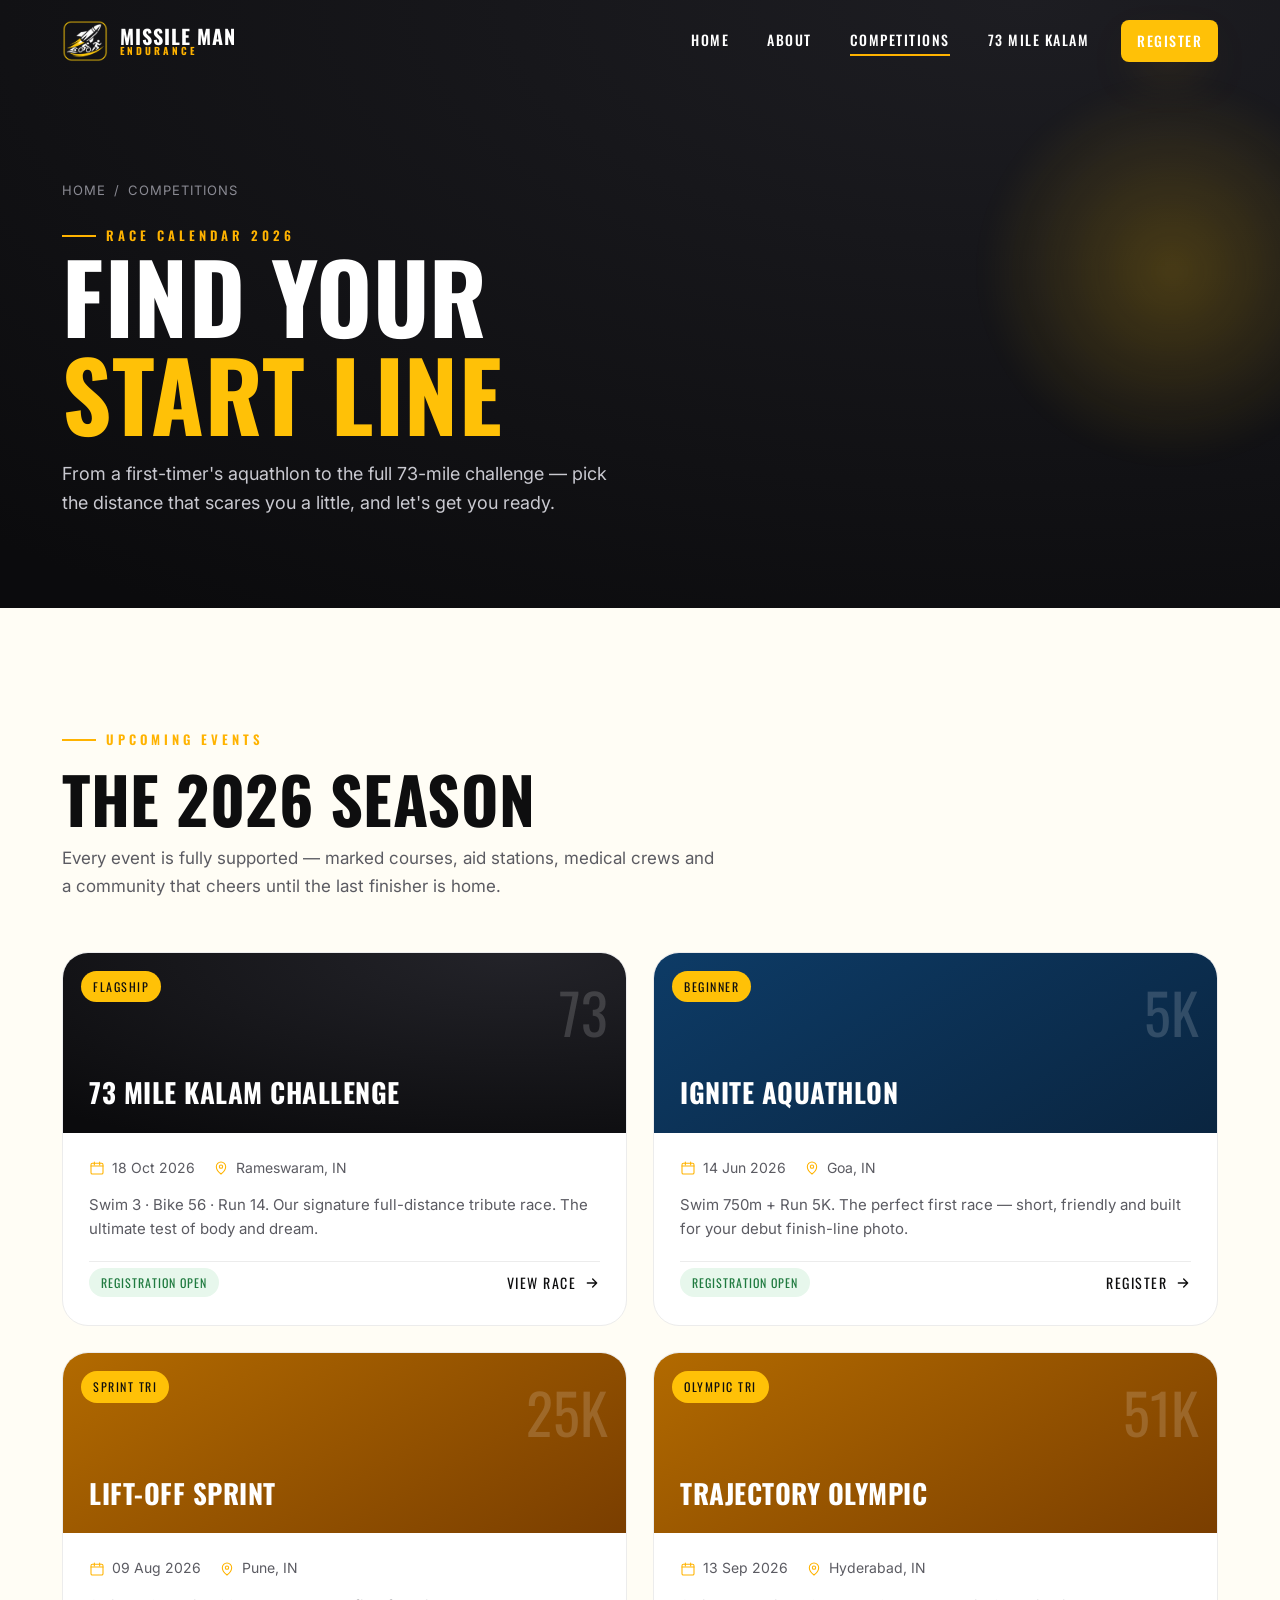
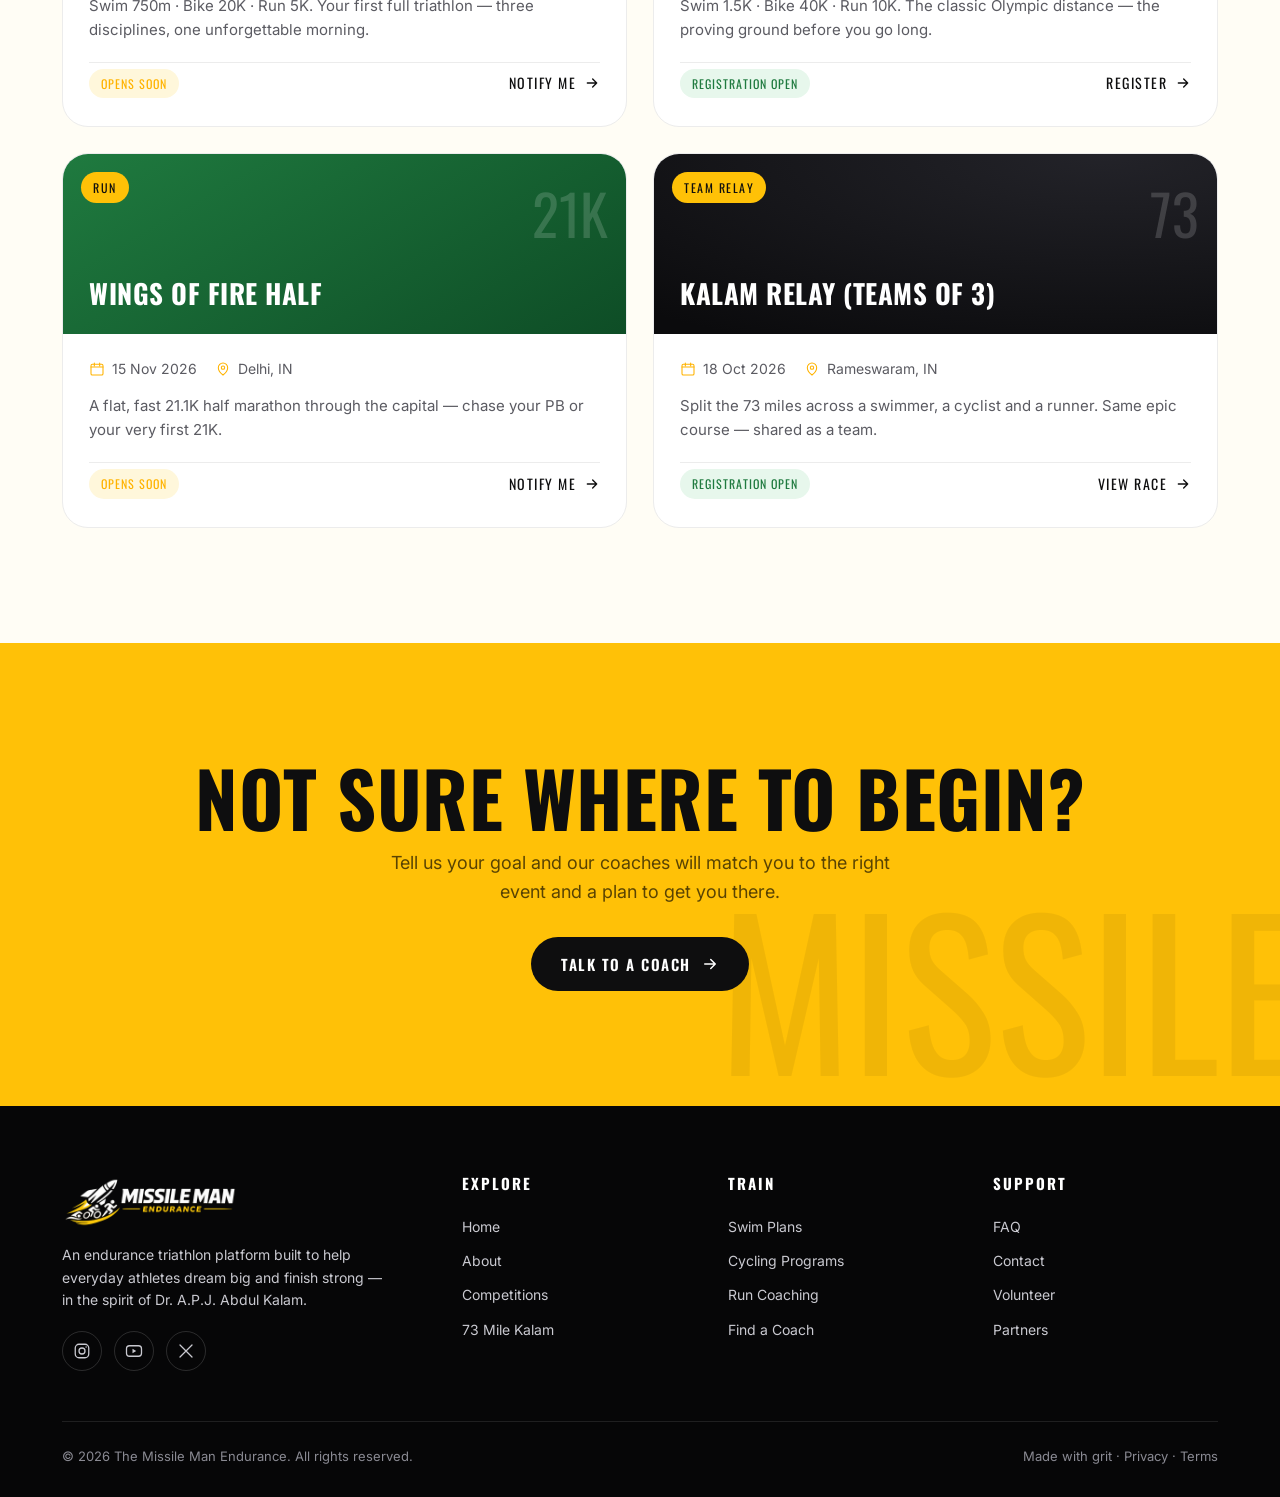
<file: competition.html>
<!DOCTYPE html>
<html lang="en">
<head>
  <meta charset="UTF-8" />
  <meta name="viewport" content="width=device-width, initial-scale=1.0" />
  <title>Competitions — The Missile Man</title>
  <meta name="description" content="Explore endurance triathlon, aquathlon and run events from The Missile Man, headlined by the 73 Mile Kalam Challenge." />
  <link rel="preconnect" href="https://fonts.googleapis.com" />
  <link rel="preconnect" href="https://fonts.gstatic.com" crossorigin />
  <link href="https://fonts.googleapis.com/css2?family=Oswald:wght@400;500;600;700&family=Inter:wght@400;500;600;700&display=swap" rel="stylesheet" />
  <link rel="stylesheet" href="css/style.css" />
</head>
<body>

  <!-- HEADER -->
  <header class="header">
    <div class="container nav">
      <a href="index.html" class="brand">
        <span class="brand-mark"><img src="assets/logo-mark.png" alt="The Missile Man" /></span>
        <span class="brand-name">MISSILE MAN<span>ENDURANCE</span></span>
      </a>
      <nav>
        <ul class="nav-links">
          <li><a href="index.html">Home</a></li>
          <li><a href="about.html">About</a></li>
          <li><a href="competition.html">Competitions</a></li>
          <li><a href="competition-73mile.html">73 Mile Kalam</a></li>
          <li class="nav-cta"><a href="competition-73mile.html#register" class="btn btn-primary">Register</a></li>
        </ul>
      </nav>
      <button class="nav-toggle" aria-label="Menu"><span></span><span></span><span></span></button>
    </div>
  </header>

  <!-- PAGE HERO -->
  <section class="page-hero">
    <div class="container">
      <div class="breadcrumb"><a href="index.html">Home</a> / <span>Competitions</span></div>
      <span class="eyebrow">Race calendar 2026</span>
      <h1>FIND YOUR<br><span class="fill">START LINE</span></h1>
      <p>From a first-timer's aquathlon to the full 73-mile challenge — pick the distance that scares you a little, and let's get you ready.</p>
    </div>
  </section>

  <!-- EVENTS GRID -->
  <section class="section">
    <div class="container">
      <div class="section-head reveal">
        <span class="eyebrow">Upcoming events</span>
        <h2>The 2026 season</h2>
        <p>Every event is fully supported — marked courses, aid stations, medical crews and a community that cheers until the last finisher is home.</p>
      </div>

      <div class="grid-2">

        <!-- FLAGSHIP -->
        <article class="event-card reveal">
          <div class="ec-top v-flagship">
            <span class="ec-badge">Flagship</span>
            <span class="ec-dist">73</span>
            <h3>73 Mile Kalam Challenge</h3>
          </div>
          <div class="ec-body">
            <div class="event-meta">
              <span class="em"><svg viewBox="0 0 24 24" fill="none"><rect x="3" y="5" width="18" height="16" rx="2" stroke="currentColor" stroke-width="1.6"/><path d="M3 9h18M8 3v4M16 3v4" stroke="currentColor" stroke-width="1.6" stroke-linecap="round"/></svg> 18 Oct 2026</span>
              <span class="em"><svg viewBox="0 0 24 24" fill="none"><path d="M12 21s7-5.5 7-11a7 7 0 10-14 0c0 5.5 7 11 7 11z" stroke="currentColor" stroke-width="1.6"/><circle cx="12" cy="10" r="2.5" stroke="currentColor" stroke-width="1.6"/></svg> Rameswaram, IN</span>
            </div>
            <p>Swim 3 · Bike 56 · Run 14. Our signature full-distance tribute race. The ultimate test of body and dream.</p>
            <div class="ec-foot">
              <span class="pill open">Registration Open</span>
              <a href="competition-73mile.html">View Race <svg viewBox="0 0 24 24" fill="none"><path d="M5 12h14M13 6l6 6-6 6" stroke="currentColor" stroke-width="2" stroke-linecap="round" stroke-linejoin="round"/></svg></a>
            </div>
          </div>
        </article>

        <!-- AQUA -->
        <article class="event-card reveal d1">
          <div class="ec-top v-aqua">
            <span class="ec-badge">Beginner</span>
            <span class="ec-dist">5K</span>
            <h3>Ignite Aquathlon</h3>
          </div>
          <div class="ec-body">
            <div class="event-meta">
              <span class="em"><svg viewBox="0 0 24 24" fill="none"><rect x="3" y="5" width="18" height="16" rx="2" stroke="currentColor" stroke-width="1.6"/><path d="M3 9h18M8 3v4M16 3v4" stroke="currentColor" stroke-width="1.6" stroke-linecap="round"/></svg> 14 Jun 2026</span>
              <span class="em"><svg viewBox="0 0 24 24" fill="none"><path d="M12 21s7-5.5 7-11a7 7 0 10-14 0c0 5.5 7 11 7 11z" stroke="currentColor" stroke-width="1.6"/><circle cx="12" cy="10" r="2.5" stroke="currentColor" stroke-width="1.6"/></svg> Goa, IN</span>
            </div>
            <p>Swim 750m + Run 5K. The perfect first race — short, friendly and built for your debut finish-line photo.</p>
            <div class="ec-foot">
              <span class="pill open">Registration Open</span>
              <a href="#register">Register <svg viewBox="0 0 24 24" fill="none"><path d="M5 12h14M13 6l6 6-6 6" stroke="currentColor" stroke-width="2" stroke-linecap="round" stroke-linejoin="round"/></svg></a>
            </div>
          </div>
        </article>

        <!-- TRI SPRINT -->
        <article class="event-card reveal d2">
          <div class="ec-top v-tri">
            <span class="ec-badge">Sprint Tri</span>
            <span class="ec-dist">25K</span>
            <h3>Lift-Off Sprint</h3>
          </div>
          <div class="ec-body">
            <div class="event-meta">
              <span class="em"><svg viewBox="0 0 24 24" fill="none"><rect x="3" y="5" width="18" height="16" rx="2" stroke="currentColor" stroke-width="1.6"/><path d="M3 9h18M8 3v4M16 3v4" stroke="currentColor" stroke-width="1.6" stroke-linecap="round"/></svg> 09 Aug 2026</span>
              <span class="em"><svg viewBox="0 0 24 24" fill="none"><path d="M12 21s7-5.5 7-11a7 7 0 10-14 0c0 5.5 7 11 7 11z" stroke="currentColor" stroke-width="1.6"/><circle cx="12" cy="10" r="2.5" stroke="currentColor" stroke-width="1.6"/></svg> Pune, IN</span>
            </div>
            <p>Swim 750m · Bike 20K · Run 5K. Your first full triathlon — three disciplines, one unforgettable morning.</p>
            <div class="ec-foot">
              <span class="pill soon">Opens Soon</span>
              <a href="#register">Notify Me <svg viewBox="0 0 24 24" fill="none"><path d="M5 12h14M13 6l6 6-6 6" stroke="currentColor" stroke-width="2" stroke-linecap="round" stroke-linejoin="round"/></svg></a>
            </div>
          </div>
        </article>

        <!-- OLYMPIC -->
        <article class="event-card reveal d3">
          <div class="ec-top v-tri">
            <span class="ec-badge">Olympic Tri</span>
            <span class="ec-dist">51K</span>
            <h3>Trajectory Olympic</h3>
          </div>
          <div class="ec-body">
            <div class="event-meta">
              <span class="em"><svg viewBox="0 0 24 24" fill="none"><rect x="3" y="5" width="18" height="16" rx="2" stroke="currentColor" stroke-width="1.6"/><path d="M3 9h18M8 3v4M16 3v4" stroke="currentColor" stroke-width="1.6" stroke-linecap="round"/></svg> 13 Sep 2026</span>
              <span class="em"><svg viewBox="0 0 24 24" fill="none"><path d="M12 21s7-5.5 7-11a7 7 0 10-14 0c0 5.5 7 11 7 11z" stroke="currentColor" stroke-width="1.6"/><circle cx="12" cy="10" r="2.5" stroke="currentColor" stroke-width="1.6"/></svg> Hyderabad, IN</span>
            </div>
            <p>Swim 1.5K · Bike 40K · Run 10K. The classic Olympic distance — the proving ground before you go long.</p>
            <div class="ec-foot">
              <span class="pill open">Registration Open</span>
              <a href="#register">Register <svg viewBox="0 0 24 24" fill="none"><path d="M5 12h14M13 6l6 6-6 6" stroke="currentColor" stroke-width="2" stroke-linecap="round" stroke-linejoin="round"/></svg></a>
            </div>
          </div>
        </article>

        <!-- RUN -->
        <article class="event-card reveal">
          <div class="ec-top v-run">
            <span class="ec-badge">Run</span>
            <span class="ec-dist">21K</span>
            <h3>Wings of Fire Half</h3>
          </div>
          <div class="ec-body">
            <div class="event-meta">
              <span class="em"><svg viewBox="0 0 24 24" fill="none"><rect x="3" y="5" width="18" height="16" rx="2" stroke="currentColor" stroke-width="1.6"/><path d="M3 9h18M8 3v4M16 3v4" stroke="currentColor" stroke-width="1.6" stroke-linecap="round"/></svg> 15 Nov 2026</span>
              <span class="em"><svg viewBox="0 0 24 24" fill="none"><path d="M12 21s7-5.5 7-11a7 7 0 10-14 0c0 5.5 7 11 7 11z" stroke="currentColor" stroke-width="1.6"/><circle cx="12" cy="10" r="2.5" stroke="currentColor" stroke-width="1.6"/></svg> Delhi, IN</span>
            </div>
            <p>A flat, fast 21.1K half marathon through the capital — chase your PB or your very first 21K.</p>
            <div class="ec-foot">
              <span class="pill soon">Opens Soon</span>
              <a href="#register">Notify Me <svg viewBox="0 0 24 24" fill="none"><path d="M5 12h14M13 6l6 6-6 6" stroke="currentColor" stroke-width="2" stroke-linecap="round" stroke-linejoin="round"/></svg></a>
            </div>
          </div>
        </article>

        <!-- RELAY -->
        <article class="event-card reveal d1">
          <div class="ec-top v-flagship">
            <span class="ec-badge">Team Relay</span>
            <span class="ec-dist">73</span>
            <h3>Kalam Relay (Teams of 3)</h3>
          </div>
          <div class="ec-body">
            <div class="event-meta">
              <span class="em"><svg viewBox="0 0 24 24" fill="none"><rect x="3" y="5" width="18" height="16" rx="2" stroke="currentColor" stroke-width="1.6"/><path d="M3 9h18M8 3v4M16 3v4" stroke="currentColor" stroke-width="1.6" stroke-linecap="round"/></svg> 18 Oct 2026</span>
              <span class="em"><svg viewBox="0 0 24 24" fill="none"><path d="M12 21s7-5.5 7-11a7 7 0 10-14 0c0 5.5 7 11 7 11z" stroke="currentColor" stroke-width="1.6"/><circle cx="12" cy="10" r="2.5" stroke="currentColor" stroke-width="1.6"/></svg> Rameswaram, IN</span>
            </div>
            <p>Split the 73 miles across a swimmer, a cyclist and a runner. Same epic course — shared as a team.</p>
            <div class="ec-foot">
              <span class="pill open">Registration Open</span>
              <a href="competition-73mile.html">View Race <svg viewBox="0 0 24 24" fill="none"><path d="M5 12h14M13 6l6 6-6 6" stroke="currentColor" stroke-width="2" stroke-linecap="round" stroke-linejoin="round"/></svg></a>
            </div>
          </div>
        </article>

      </div>
    </div>
  </section>

  <!-- CTA -->
  <section class="section cta-band">
    <div class="container">
      <h2 class="reveal">Not sure where to begin?</h2>
      <p class="reveal d1">Tell us your goal and our coaches will match you to the right event and a plan to get you there.</p>
      <a href="about.html" class="btn btn-dark reveal d2">Talk to a Coach <svg viewBox="0 0 24 24" fill="none"><path d="M5 12h14M13 6l6 6-6 6" stroke="currentColor" stroke-width="2" stroke-linecap="round" stroke-linejoin="round"/></svg></a>
    </div>
  </section>

  <!-- FOOTER -->
  <footer class="footer">
    <div class="container">
      <div class="footer-grid">
        <div>
          <div class="f-brand">
            <img src="assets/logo-wordmark.png" alt="The Missile Man — Endurance" class="f-logo" />
          </div>
          <p class="f-about">An endurance triathlon platform built to help everyday athletes dream big and finish strong — in the spirit of Dr. A.P.J. Abdul Kalam.</p>
          <div class="socials">
            <a href="#" aria-label="Instagram"><svg viewBox="0 0 24 24" fill="none"><rect x="3" y="3" width="18" height="18" rx="5" stroke="currentColor" stroke-width="1.7"/><circle cx="12" cy="12" r="4" stroke="currentColor" stroke-width="1.7"/><circle cx="17.5" cy="6.5" r="1" fill="currentColor"/></svg></a>
            <a href="#" aria-label="YouTube"><svg viewBox="0 0 24 24" fill="none"><rect x="2" y="5" width="20" height="14" rx="4" stroke="currentColor" stroke-width="1.7"/><path d="M10 9l5 3-5 3V9z" fill="currentColor"/></svg></a>
            <a href="#" aria-label="X"><svg viewBox="0 0 24 24" fill="none"><path d="M4 4l16 16M20 4L4 20" stroke="currentColor" stroke-width="1.7" stroke-linecap="round"/></svg></a>
          </div>
        </div>
        <div><h4>EXPLORE</h4><a href="index.html">Home</a><a href="about.html">About</a><a href="competition.html">Competitions</a><a href="competition-73mile.html">73 Mile Kalam</a></div>
        <div><h4>TRAIN</h4><a href="#">Swim Plans</a><a href="#">Cycling Programs</a><a href="#">Run Coaching</a><a href="#">Find a Coach</a></div>
        <div><h4>SUPPORT</h4><a href="#">FAQ</a><a href="#">Contact</a><a href="#">Volunteer</a><a href="#">Partners</a></div>
      </div>
      <div class="footer-bottom">
        <span>© 2026 The Missile Man Endurance. All rights reserved.</span>
        <span>Made with grit · Privacy · Terms</span>
      </div>
    </div>
  </footer>

  <script src="js/main.js"></script>
</body>
</html>
</file>
<file: css/style.css>
/* =====================================================================
   THE MISSILE MAN — Endurance / Triathlon Platform
   Global stylesheet
   Palette: Yellow (#FFC107 / #FFB300) + White + near-black
   Built mobile-first, structured for an easy Next.js component migration.
   ===================================================================== */

/* ----------  Design tokens  ---------- */
:root {
  --yellow:        #FFC107;
  --yellow-deep:   #FFB300;
  --yellow-bright: #FFD60A;
  --yellow-soft:   #FFF7DB;
  --ink:           #0E0E0F;
  --ink-soft:      #1A1A1D;
  --gray:          #5B5B62;
  --gray-light:    #8A8A93;
  --line:          #ECECEC;
  --white:         #FFFFFF;
  --offwhite:      #FFFDF5;

  --font-head: "Oswald", "Arial Narrow", sans-serif;
  --font-body: "Inter", system-ui, -apple-system, sans-serif;

  --radius:   14px;
  --radius-l: 26px;
  --shadow:   0 18px 50px -22px rgba(0,0,0,.30);
  --shadow-y: 0 18px 44px -18px rgba(255,179,0,.55);

  --maxw: 1200px;
  --ease: cubic-bezier(.22,.61,.36,1);
}

/* ----------  Reset  ---------- */
*,*::before,*::after { box-sizing: border-box; margin: 0; padding: 0; }
html { scroll-behavior: smooth; -webkit-text-size-adjust: 100%; }
body {
  font-family: var(--font-body);
  color: var(--ink);
  background: var(--offwhite);
  line-height: 1.6;
  overflow-x: hidden;
}
img { max-width: 100%; display: block; }
a { color: inherit; text-decoration: none; }
ul { list-style: none; }
button { font-family: inherit; cursor: pointer; border: none; background: none; }

h1,h2,h3,h4 {
  font-family: var(--font-head);
  font-weight: 700;
  line-height: 1.02;
  letter-spacing: .5px;
  text-transform: uppercase;
}

.container { width: 100%; max-width: var(--maxw); margin: 0 auto; padding: 0 22px; }

/* ----------  Reusable bits  ---------- */
.eyebrow {
  font-family: var(--font-head);
  font-weight: 600;
  letter-spacing: 4px;
  text-transform: uppercase;
  font-size: 13px;
  color: var(--yellow-deep);
  display: inline-flex;
  align-items: center;
  gap: 10px;
}
.eyebrow::before {
  content: ""; width: 34px; height: 2px; background: var(--yellow-deep); display: inline-block;
}

.section { padding: clamp(64px, 9vw, 128px) 0; }
.section-head { max-width: 660px; margin-bottom: 52px; }
.section-head h2 { font-size: clamp(34px, 5.5vw, 64px); margin: 16px 0 14px; }
.section-head p { color: var(--gray); font-size: 17px; }
.center { text-align: center; margin-left: auto; margin-right: auto; }

.btn {
  display: inline-flex; align-items: center; gap: 10px;
  font-family: var(--font-head); font-weight: 600;
  letter-spacing: 1.5px; text-transform: uppercase; font-size: 15px;
  padding: 15px 30px; border-radius: 50px;
  transition: transform .3s var(--ease), box-shadow .3s var(--ease), background .3s;
  will-change: transform;
}
.btn svg { width: 18px; height: 18px; transition: transform .3s var(--ease); }
.btn:hover svg { transform: translateX(5px); }
.btn-primary { background: var(--yellow); color: var(--ink); box-shadow: var(--shadow-y); }
.btn-primary:hover { background: var(--yellow-bright); transform: translateY(-3px); }
.btn-dark { background: var(--ink); color: var(--white); }
.btn-dark:hover { background: var(--ink-soft); transform: translateY(-3px); }
.btn-ghost { border: 2px solid rgba(255,255,255,.35); color: var(--white); }
.btn-ghost:hover { border-color: var(--yellow); color: var(--yellow); }
.btn-outline { border: 2px solid var(--ink); color: var(--ink); }
.btn-outline:hover { background: var(--ink); color: var(--white); }

/* =====================================================================
   HEADER / NAV
   ===================================================================== */
.header {
  position: fixed; inset: 0 0 auto 0; z-index: 100;
  padding: 18px 0;
  transition: background .35s var(--ease), padding .35s var(--ease), box-shadow .35s;
}
.header.scrolled {
  background: rgba(255,255,255,.92);
  backdrop-filter: blur(14px);
  padding: 10px 0;
  box-shadow: 0 8px 30px -18px rgba(0,0,0,.35);
}
.nav { display: flex; align-items: center; justify-content: space-between; }

.brand { display: flex; align-items: center; gap: 12px; z-index: 110; }
.brand-mark {
  width: 46px; height: 46px; border-radius: 12px;
  background: transparent; display: grid; place-items: center;
  position: relative;
  transition: transform .4s var(--ease);
}
.brand-mark svg { width: 24px; height: 24px; }
.brand-mark img { width: 46px; height: 46px; object-fit: contain; }
.brand:hover .brand-mark { transform: rotate(-8deg) scale(1.05); }
.brand-name { font-family: var(--font-head); font-weight: 700; font-size: 20px; letter-spacing: 1px; line-height: .95; }
.brand-name span { display: block; font-size: 10px; letter-spacing: 3px; color: var(--yellow-deep); }
.header:not(.scrolled) .brand-name { color: var(--white); }
.header:not(.scrolled).on-light .brand-name { color: var(--ink); }

.nav-links { display: flex; align-items: center; gap: 6px; }
.nav-links a {
  font-family: var(--font-head); font-weight: 500; letter-spacing: 1.5px;
  text-transform: uppercase; font-size: 14px; padding: 10px 16px; border-radius: 8px;
  position: relative; color: var(--white); transition: color .25s;
}
.header.scrolled .nav-links a,
.header.on-light:not(.scrolled) .nav-links a { color: var(--ink); }
.nav-links a::after {
  content: ""; position: absolute; left: 16px; right: 16px; bottom: 4px; height: 2px;
  background: var(--yellow-deep); transform: scaleX(0); transform-origin: left;
  transition: transform .3s var(--ease);
}
.nav-links a:hover::after, .nav-links a.active::after { transform: scaleX(1); }
.nav-cta { margin-left: 10px; }

.nav-toggle { display: none; width: 44px; height: 44px; flex-direction: column; gap: 6px; justify-content: center; align-items: center; z-index: 110; }
.nav-toggle span { width: 26px; height: 2.5px; background: var(--white); border-radius: 2px; transition: .3s var(--ease); }
.header.scrolled .nav-toggle span, .header.on-light:not(.scrolled) .nav-toggle span { background: var(--ink); }
.nav-toggle.open span:nth-child(1){ transform: translateY(8.5px) rotate(45deg); }
.nav-toggle.open span:nth-child(2){ opacity: 0; }
.nav-toggle.open span:nth-child(3){ transform: translateY(-8.5px) rotate(-45deg); }

/* =====================================================================
   HERO
   ===================================================================== */
.hero {
  position: relative; min-height: 100vh; display: flex; align-items: center;
  background: radial-gradient(120% 90% at 75% 10%, #1d1d22 0%, #0b0b0d 55%, #060607 100%);
  color: var(--white); overflow: hidden; isolation: isolate;
}
.hero::before { /* faint grid */
  content: ""; position: absolute; inset: 0; opacity: .35; z-index: -2;
  background-image: linear-gradient(rgba(255,255,255,.04) 1px, transparent 1px),
                    linear-gradient(90deg, rgba(255,255,255,.04) 1px, transparent 1px);
  background-size: 60px 60px;
  mask-image: radial-gradient(70% 70% at 50% 40%, #000 40%, transparent 100%);
}
.hero-glow {
  position: absolute; width: 60vw; height: 60vw; max-width: 720px; max-height: 720px;
  right: -10%; top: -10%; z-index: -1;
  background: radial-gradient(circle, rgba(255,193,7,.30), transparent 62%);
  filter: blur(10px); animation: floaty 9s var(--ease) infinite alternate;
}
@keyframes floaty { to { transform: translate(-30px, 40px) scale(1.08); } }

.hero-inner { display: grid; grid-template-columns: 1.05fr .95fr; align-items: center; gap: 40px; padding: 120px 0 80px; }
.hero h1 { font-size: clamp(52px, 8.5vw, 116px); letter-spacing: 1px; }
.hero h1 .stroke {
  -webkit-text-stroke: 2px var(--yellow); color: transparent; display: block;
}
.hero h1 .fill { color: var(--yellow); }
.hero-lead { max-width: 480px; color: #cfcfd4; font-size: 18px; margin: 26px 0 34px; }
.hero-actions { display: flex; flex-wrap: wrap; gap: 14px; }
.hero-meta { display: flex; gap: 34px; margin-top: 48px; }
.hero-meta .num { font-family: var(--font-head); font-size: 40px; color: var(--yellow); line-height: 1; }
.hero-meta .lbl { font-size: 12px; letter-spacing: 2px; text-transform: uppercase; color: var(--gray-light); margin-top: 6px; }

/* athlete badge card on right */
.hero-card {
  position: relative; justify-self: end; width: 100%; max-width: 420px;
  background: linear-gradient(160deg, rgba(255,255,255,.07), rgba(255,255,255,.02));
  border: 1px solid rgba(255,255,255,.12); border-radius: var(--radius-l);
  padding: 30px; backdrop-filter: blur(6px);
}
.hero-card .tag { font-family: var(--font-head); letter-spacing: 3px; font-size: 12px; color: var(--yellow); }
.hero-card h3 { font-size: 30px; margin: 8px 0 18px; }
.disc-row { display: flex; justify-content: space-between; gap: 10px; }
.disc-row .disc {
  flex: 1; text-align: center; padding: 18px 6px; border-radius: var(--radius);
  background: rgba(255,255,255,.05); border: 1px solid rgba(255,255,255,.08);
  transition: transform .3s var(--ease), background .3s, border-color .3s;
}
.disc-row .disc:hover { transform: translateY(-6px); background: var(--yellow); border-color: var(--yellow); color: var(--ink); }
.disc-row .disc:hover .disc-ico { color: var(--ink); }
.disc-ico { width: 34px; height: 34px; margin: 0 auto 10px; color: var(--yellow); }
.disc .d-name { font-family: var(--font-head); font-size: 15px; letter-spacing: 1px; }
.disc .d-dist { font-size: 12px; color: var(--gray-light); }
.disc-row .disc:hover .d-dist { color: rgba(0,0,0,.6); }

/* animated athletes track at bottom of hero */
.hero-track {
  position: absolute; left: 0; right: 0; bottom: 0; height: 90px; z-index: 1;
  pointer-events: none; overflow: hidden;
}
.hero-track .runner {
  position: absolute; bottom: 18px; color: var(--yellow); opacity: .85;
  animation: dash 14s linear infinite;
}
.hero-track .runner svg { width: 46px; height: 46px; }
.hero-track .runner.r2 { animation-duration: 19s; animation-delay: -6s; opacity: .35; transform: scale(.8); }
.hero-track .runner.r3 { animation-duration: 24s; animation-delay: -11s; opacity: .2; transform: scale(.65); }
@keyframes dash { from { left: -8%; } to { left: 108%; } }

/* scroll hint */
.scroll-hint { position: absolute; bottom: 26px; left: 50%; transform: translateX(-50%); z-index: 2; display: flex; flex-direction: column; align-items: center; gap: 8px; color: var(--gray-light); }
.scroll-hint .mouse { width: 24px; height: 38px; border: 2px solid var(--gray-light); border-radius: 13px; position: relative; }
.scroll-hint .mouse::before { content: ""; position: absolute; top: 7px; left: 50%; transform: translateX(-50%); width: 4px; height: 7px; background: var(--yellow); border-radius: 2px; animation: wheel 1.6s infinite; }
@keyframes wheel { 0%{ opacity: 0; top: 6px;} 30%{opacity:1;} 60%{opacity:1; top: 16px;} 100%{opacity:0; top: 18px;} }
.scroll-hint span { font-size: 10px; letter-spacing: 2px; text-transform: uppercase; }

/* =====================================================================
   WAVE divider
   ===================================================================== */
.wave { display: block; width: 100%; height: auto; line-height: 0; }
.wave svg { width: 100%; height: 90px; display: block; }

/* =====================================================================
   MARQUEE strip
   ===================================================================== */
.marquee { background: var(--yellow); color: var(--ink); padding: 16px 0; overflow: hidden; border-top: 3px solid var(--ink); border-bottom: 3px solid var(--ink); }
.marquee-track { display: flex; gap: 40px; width: max-content; animation: scrollx 22s linear infinite; }
.marquee:hover .marquee-track { animation-play-state: paused; }
.marquee-track span { font-family: var(--font-head); font-size: 22px; letter-spacing: 2px; text-transform: uppercase; display: flex; align-items: center; gap: 40px; }
.marquee-track span::after { content: "★"; color: var(--ink); }
@keyframes scrollx { to { transform: translateX(-50%); } }

/* =====================================================================
   DISCIPLINE / FEATURE cards
   ===================================================================== */
.grid-3 { display: grid; grid-template-columns: repeat(3, 1fr); gap: 26px; }
.grid-2 { display: grid; grid-template-columns: repeat(2, 1fr); gap: 26px; }

.feature {
  background: var(--white); border-radius: var(--radius-l); padding: 38px 32px;
  border: 1px solid var(--line); position: relative; overflow: hidden;
  transition: transform .4s var(--ease), box-shadow .4s var(--ease);
}
.feature::after {
  content: ""; position: absolute; inset: auto 0 0 0; height: 4px; background: var(--yellow);
  transform: scaleX(0); transform-origin: left; transition: transform .4s var(--ease);
}
.feature:hover { transform: translateY(-10px); box-shadow: var(--shadow); }
.feature:hover::after { transform: scaleX(1); }
.feature .f-ico {
  width: 64px; height: 64px; border-radius: 18px; background: var(--yellow-soft);
  display: grid; place-items: center; margin-bottom: 22px; transition: background .4s, transform .4s var(--ease);
}
.feature .f-ico svg { width: 32px; height: 32px; color: var(--yellow-deep); }
.feature:hover .f-ico { background: var(--yellow); transform: rotate(-6deg); }
.feature h3 { font-size: 24px; margin-bottom: 12px; }
.feature p { color: var(--gray); font-size: 15px; }
.feature .f-num { position: absolute; top: 24px; right: 28px; font-family: var(--font-head); font-size: 46px; color: var(--line); }

/* =====================================================================
   STATS band
   ===================================================================== */
.stats { background: var(--ink); color: var(--white); }
.stats .grid-4 { display: grid; grid-template-columns: repeat(4, 1fr); gap: 20px; text-align: center; }
.stat .num { font-family: var(--font-head); font-size: clamp(42px, 6vw, 72px); color: var(--yellow); line-height: 1; }
.stat .lbl { letter-spacing: 2px; text-transform: uppercase; font-size: 13px; color: var(--gray-light); margin-top: 10px; }

/* =====================================================================
   FEATURED EVENT (73 Mile Kalam) split block
   ===================================================================== */
.feat-event { background: var(--yellow-soft); }
.feat-event .split { display: grid; grid-template-columns: 1fr 1fr; gap: 50px; align-items: center; }
.feat-visual {
  position: relative; border-radius: var(--radius-l); overflow: hidden; min-height: 440px;
  background: radial-gradient(120% 120% at 20% 10%, #1d1d22, #0b0b0d);
  display: grid; place-items: center; color: var(--white);
}
.feat-visual .rocket { position: relative; z-index: 2; text-align: center; }
.feat-visual .rocket svg { width: 130px; height: 130px; color: var(--yellow); animation: hover-float 3.4s var(--ease) infinite alternate; }
@keyframes hover-float { to { transform: translateY(-16px); } }
.feat-visual .big73 { font-family: var(--font-head); font-size: clamp(120px, 20vw, 230px); color: rgba(255,193,7,.10); position: absolute; inset: 0; display: grid; place-items: center; z-index: 1; }
.feat-visual .orbit { position: absolute; width: 320px; height: 320px; border: 1px dashed rgba(255,193,7,.3); border-radius: 50%; animation: spin 18s linear infinite; }
.feat-visual .orbit::before { content: ""; position: absolute; top: -6px; left: 50%; width: 12px; height: 12px; background: var(--yellow); border-radius: 50%; box-shadow: 0 0 20px var(--yellow); }
@keyframes spin { to { transform: rotate(360deg); } }

.feat-event h2 { font-size: clamp(38px, 6vw, 72px); margin: 14px 0 16px; }
.feat-event .lead { color: var(--gray); font-size: 17px; margin-bottom: 24px; }
.leg-list { display: flex; gap: 14px; margin: 26px 0 30px; }
.leg { flex: 1; background: var(--white); border-radius: var(--radius); padding: 18px; border: 1px solid var(--line); text-align: center; }
.leg .leg-ico { width: 30px; height: 30px; margin: 0 auto 8px; color: var(--yellow-deep); }
.leg .leg-d { font-family: var(--font-head); font-size: 22px; }
.leg .leg-n { font-size: 12px; letter-spacing: 1px; text-transform: uppercase; color: var(--gray-light); }

/* =====================================================================
   COUNTDOWN
   ===================================================================== */
.countdown { display: flex; gap: 16px; flex-wrap: wrap; }
.cd-box { background: var(--ink); color: var(--white); border-radius: var(--radius); padding: 18px 10px; min-width: 84px; text-align: center; }
.cd-box .cd-n { font-family: var(--font-head); font-size: 42px; color: var(--yellow); line-height: 1; }
.cd-box .cd-l { font-size: 11px; letter-spacing: 2px; text-transform: uppercase; color: var(--gray-light); margin-top: 6px; }

/* =====================================================================
   QUOTE / Kalam tribute
   ===================================================================== */
.tribute { background: var(--ink); color: var(--white); position: relative; overflow: hidden; }
.tribute::before { content: "\201C"; position: absolute; top: -40px; left: 30px; font-family: Georgia, serif; font-size: 280px; color: rgba(255,193,7,.10); }
.tribute .container { position: relative; z-index: 1; max-width: 900px; text-align: center; }
.tribute blockquote { font-family: var(--font-head); font-weight: 600; font-size: clamp(26px, 4.4vw, 46px); line-height: 1.15; text-transform: none; }
.tribute blockquote em { color: var(--yellow); font-style: normal; }
.tribute .cite { margin-top: 26px; letter-spacing: 3px; text-transform: uppercase; font-size: 14px; color: var(--gray-light); }
.tribute .cite b { color: var(--yellow); }

/* =====================================================================
   EVENT CARDS (competition listing)
   ===================================================================== */
.event-card {
  background: var(--white); border-radius: var(--radius-l); overflow: hidden;
  border: 1px solid var(--line); transition: transform .4s var(--ease), box-shadow .4s;
  display: flex; flex-direction: column;
}
.event-card:hover { transform: translateY(-8px); box-shadow: var(--shadow); }
.event-card .ec-top { position: relative; padding: 26px; color: var(--white); min-height: 180px; display: flex; flex-direction: column; justify-content: flex-end; overflow: hidden; }
.event-card .ec-top.v-flagship { background: radial-gradient(120% 120% at 80% 0%, #232329, #0b0b0d); }
.event-card .ec-top.v-aqua { background: linear-gradient(150deg, #0d3b66, #0a2540); }
.event-card .ec-top.v-tri { background: linear-gradient(150deg, #b26a00, #7a3e00); }
.event-card .ec-top.v-run { background: linear-gradient(150deg, #1f7a3f, #0e4d26); }
.event-card .ec-badge { position: absolute; top: 18px; left: 18px; background: var(--yellow); color: var(--ink); font-family: var(--font-head); font-size: 12px; letter-spacing: 1.5px; padding: 6px 12px; border-radius: 50px; text-transform: uppercase; }
.event-card .ec-dist { position: absolute; top: 14px; right: 18px; font-family: var(--font-head); font-size: 56px; color: rgba(255,255,255,.16); }
.event-card .ec-top h3 { font-size: 27px; position: relative; z-index: 2; }
.event-card .ec-body { padding: 24px 26px 28px; display: flex; flex-direction: column; gap: 14px; flex: 1; }
.event-meta { display: flex; gap: 18px; color: var(--gray); font-size: 14px; flex-wrap: wrap; }
.event-meta .em { display: flex; align-items: center; gap: 7px; }
.event-meta svg { width: 16px; height: 16px; color: var(--yellow-deep); }
.event-card p { color: var(--gray); font-size: 15px; flex: 1; }
.event-card .ec-foot { display: flex; align-items: center; justify-content: space-between; padding-top: 6px; border-top: 1px solid var(--line); margin-top: 6px; }
.event-card .ec-foot a { font-family: var(--font-head); letter-spacing: 1.5px; text-transform: uppercase; font-size: 14px; color: var(--ink); display: inline-flex; gap: 8px; align-items: center; }
.event-card .ec-foot a:hover { color: var(--yellow-deep); }
.event-card .ec-foot a svg { width: 16px; height: 16px; transition: transform .3s var(--ease); }
.event-card .ec-foot a:hover svg { transform: translateX(5px); }
.pill { font-family: var(--font-head); font-size: 12px; letter-spacing: 1px; text-transform: uppercase; padding: 5px 12px; border-radius: 50px; }
.pill.open { background: #E7F7EC; color: #1f7a3f; }
.pill.soon { background: var(--yellow-soft); color: var(--yellow-deep); }
.pill.full { background: #FBE9E9; color: #b3261e; }

/* =====================================================================
   PAGE HERO (inner pages)
   ===================================================================== */
.page-hero {
  background: radial-gradient(120% 120% at 80% 0%, #1d1d22, #0b0b0d);
  color: var(--white); padding: 180px 0 90px; position: relative; overflow: hidden;
}
.page-hero::after { content: ""; position: absolute; right: -8%; top: 10%; width: 420px; height: 420px; background: radial-gradient(circle, rgba(255,193,7,.22), transparent 65%); filter: blur(8px); }
.page-hero .container { position: relative; z-index: 2; }
.page-hero h1 { font-size: clamp(46px, 8vw, 96px); }
.page-hero h1 .fill { color: var(--yellow); }
.page-hero p { max-width: 560px; color: #c9c9d0; font-size: 18px; margin-top: 18px; }
.breadcrumb { display: flex; gap: 8px; align-items: center; font-size: 13px; letter-spacing: 1px; text-transform: uppercase; color: var(--gray-light); margin-bottom: 18px; }
.breadcrumb a:hover { color: var(--yellow); }

/* =====================================================================
   ABOUT page specifics
   ===================================================================== */
.about-split { display: grid; grid-template-columns: 1fr 1fr; gap: 56px; align-items: center; }
.portrait {
  position: relative; border-radius: var(--radius-l); overflow: hidden; min-height: 460px;
  background: radial-gradient(120% 120% at 30% 0%, #232329, #0b0b0d); display: grid; place-items: center;
}
.portrait .initials { font-family: var(--font-head); font-size: 180px; color: var(--yellow); opacity: .9; }
.portrait .ring { position: absolute; width: 300px; height: 300px; border: 2px solid rgba(255,193,7,.25); border-radius: 50%; }
.portrait .ring.r2 { width: 380px; height: 380px; border-style: dashed; animation: spin 26s linear infinite; }
.about-split h2 { font-size: clamp(32px, 5vw, 56px); margin: 14px 0 18px; }
.about-split p { color: var(--gray); margin-bottom: 16px; }

.value-card { background: var(--white); border: 1px solid var(--line); border-radius: var(--radius); padding: 28px; transition: transform .35s var(--ease), box-shadow .35s; }
.value-card:hover { transform: translateY(-6px); box-shadow: var(--shadow); }
.value-card .v-ico { width: 54px; height: 54px; border-radius: 14px; background: var(--yellow-soft); display: grid; place-items: center; margin-bottom: 16px; }
.value-card .v-ico svg { width: 28px; height: 28px; color: var(--yellow-deep); }
.value-card h3 { font-size: 21px; margin-bottom: 8px; }
.value-card p { color: var(--gray); font-size: 15px; }

/* timeline */
.timeline { position: relative; max-width: 760px; margin: 0 auto; padding-left: 34px; }
.timeline::before { content: ""; position: absolute; left: 8px; top: 6px; bottom: 6px; width: 2px; background: var(--yellow); }
.tl-item { position: relative; padding-bottom: 38px; }
.tl-item::before { content: ""; position: absolute; left: -34px; top: 4px; width: 18px; height: 18px; border-radius: 50%; background: var(--yellow); border: 4px solid var(--offwhite); box-shadow: 0 0 0 2px var(--yellow); }
.tl-item .tl-year { font-family: var(--font-head); color: var(--yellow-deep); font-size: 18px; letter-spacing: 1px; }
.tl-item h3 { font-size: 22px; margin: 4px 0 6px; }
.tl-item p { color: var(--gray); font-size: 15px; }

/* =====================================================================
   STEPS (how it works / training)
   ===================================================================== */
.steps { display: grid; grid-template-columns: repeat(4, 1fr); gap: 20px; counter-reset: step; }
.step { position: relative; padding: 30px 24px; background: var(--white); border: 1px solid var(--line); border-radius: var(--radius-l); }
.step .s-n { font-family: var(--font-head); font-size: 28px; width: 56px; height: 56px; border-radius: 50%; background: var(--ink); color: var(--yellow); display: grid; place-items: center; margin-bottom: 18px; }
.step h3 { font-size: 20px; margin-bottom: 8px; }
.step p { color: var(--gray); font-size: 14px; }

/* =====================================================================
   CTA band
   ===================================================================== */
.cta-band { background: var(--yellow); position: relative; overflow: hidden; }
.cta-band::before { content: "MISSILE"; position: absolute; right: -20px; bottom: -40px; font-family: var(--font-head); font-size: 200px; color: rgba(0,0,0,.06); pointer-events: none; }
.cta-band .container { position: relative; z-index: 2; text-align: center; }
.cta-band h2 { font-size: clamp(36px, 6vw, 76px); color: var(--ink); }
.cta-band p { color: rgba(0,0,0,.65); font-size: 18px; margin: 14px auto 30px; max-width: 540px; }

/* =====================================================================
   FORMS (register)
   ===================================================================== */
.form-card { background: var(--white); border: 1px solid var(--line); border-radius: var(--radius-l); padding: 38px; box-shadow: var(--shadow); }
.form-row { display: grid; grid-template-columns: 1fr 1fr; gap: 18px; }
.field { margin-bottom: 18px; }
.field label { display: block; font-family: var(--font-head); letter-spacing: 1px; text-transform: uppercase; font-size: 13px; margin-bottom: 8px; }
.field input, .field select {
  width: 100%; padding: 14px 16px; border: 1.5px solid var(--line); border-radius: 12px;
  font-family: inherit; font-size: 15px; background: var(--offwhite); transition: border-color .25s, background .25s;
}
.field input:focus, .field select:focus { outline: none; border-color: var(--yellow); background: var(--white); }
.form-note { font-size: 13px; color: var(--gray-light); margin-top: 6px; }
.form-success { background: #E7F7EC; color: #1f7a3f; padding: 16px; border-radius: 12px; font-weight: 600; margin-top: 18px; display: none; }
.form-success.show { display: block; }

/* =====================================================================
   FAQ
   ===================================================================== */
.faq-item { border-bottom: 1px solid var(--line); }
.faq-q { width: 100%; text-align: left; display: flex; justify-content: space-between; align-items: center; gap: 16px; padding: 22px 0; font-family: var(--font-head); font-size: 20px; letter-spacing: .5px; }
.faq-q .plus { width: 30px; height: 30px; flex: none; border-radius: 50%; background: var(--yellow-soft); display: grid; place-items: center; transition: transform .3s var(--ease), background .3s; }
.faq-q .plus::before, .faq-q .plus::after { content: ""; position: absolute; width: 12px; height: 2px; background: var(--yellow-deep); transition: transform .3s; }
.faq-q .plus::after { transform: rotate(90deg); }
.faq-item.open .faq-q .plus { background: var(--yellow); transform: rotate(180deg); }
.faq-item.open .faq-q .plus::after { transform: rotate(0deg); }
.faq-a { max-height: 0; overflow: hidden; transition: max-height .35s var(--ease); }
.faq-a p { color: var(--gray); padding-bottom: 22px; }

/* =====================================================================
   FOOTER
   ===================================================================== */
.footer { background: #060607; color: #c9c9d0; padding: 70px 0 30px; }
.footer-grid { display: grid; grid-template-columns: 1.6fr 1fr 1fr 1fr; gap: 40px; margin-bottom: 50px; }
.footer h4 { color: var(--white); font-size: 15px; letter-spacing: 2px; margin-bottom: 18px; }
.footer a { display: block; padding: 6px 0; font-size: 14px; transition: color .25s, padding-left .25s; }
.footer a:hover { color: var(--yellow); padding-left: 5px; }
.footer .f-brand { display: flex; align-items: center; gap: 12px; margin-bottom: 16px; }
.footer .f-brand .brand-mark { background: var(--yellow); }
.footer .f-brand .brand-mark svg { color: var(--ink); }
.footer .f-logo { height: 52px; width: auto; }
.footer .f-about { max-width: 320px; font-size: 14px; }
.socials { display: flex; gap: 12px; margin-top: 20px; }
.socials a { width: 40px; height: 40px; border-radius: 50%; border: 1px solid rgba(255,255,255,.15); display: grid; place-items: center; padding: 0; }
.socials a:hover { background: var(--yellow); border-color: var(--yellow); }
.socials a:hover svg { color: var(--ink); }
.socials svg { width: 18px; height: 18px; }
.footer-bottom { border-top: 1px solid rgba(255,255,255,.1); padding-top: 24px; display: flex; justify-content: space-between; flex-wrap: wrap; gap: 12px; font-size: 13px; color: var(--gray-light); }

/* =====================================================================
   Discipline pictograms (swim / bike / run) — rendered via <use> sprite
   ===================================================================== */
.icon-sprite { position: absolute; width: 0; height: 0; overflow: hidden; }
.disc-ico svg, .f-ico svg, .leg-ico svg, .hero-track .runner svg { display: block; }
.leg-ico svg { width: 30px; height: 30px; }
svg use { color: inherit; }

/* =====================================================================
   Scroll reveal
   ===================================================================== */
.reveal { opacity: 0; transform: translateY(34px); transition: opacity .7s var(--ease), transform .7s var(--ease); }
.reveal.in { opacity: 1; transform: none; }
.reveal.d1 { transition-delay: .08s; }
.reveal.d2 { transition-delay: .16s; }
.reveal.d3 { transition-delay: .24s; }
.reveal.d4 { transition-delay: .32s; }

/* =====================================================================
   RESPONSIVE
   Breakpoints:  1100 (laptop) · 980 (tablet) · 760 (mobile nav) · 560 (phone) · 380 (small phone)
   ===================================================================== */

/* --- Laptop / small desktop --- */
@media (max-width: 1100px) {
  .nav-links { gap: 2px; }
  .nav-links a { padding: 10px 12px; font-size: 13px; }
  .footer-grid { grid-template-columns: 1.4fr 1fr 1fr; }
  .feat-event .split { gap: 36px; }
  .about-split { gap: 40px; }
}

/* --- Tablet --- */
@media (max-width: 980px) {
  .hero-inner { grid-template-columns: 1fr; padding: 110px 0 70px; }
  .hero-card { justify-self: start; max-width: 100%; margin-top: 10px; }
  .about-split, .feat-event .split { grid-template-columns: 1fr; }
  .feat-visual { min-height: 320px; }
  .footer-grid { grid-template-columns: 1fr 1fr; gap: 32px; }
  .steps { grid-template-columns: repeat(2, 1fr); }
  .grid-3 { grid-template-columns: repeat(2, 1fr); }
  .stats .grid-4 { grid-template-columns: repeat(2, 1fr); gap: 32px 20px; }
  .page-hero { padding: 150px 0 70px; }
}

/* --- Mobile (hamburger nav kicks in) --- */
@media (max-width: 760px) {
  .container { padding: 0 18px; }
  .section { padding: clamp(52px, 11vw, 80px) 0; }
  .section-head { margin-bottom: 40px; }

  /* off-canvas nav */
  .nav-links {
    position: fixed; inset: 0; flex-direction: column; justify-content: center;
    background: rgba(8,8,10,.97); backdrop-filter: blur(10px); gap: 8px;
    transform: translateX(100%); transition: transform .4s var(--ease);
  }
  .nav-links.open { transform: none; }
  .nav-links a { color: var(--white) !important; font-size: 22px; padding: 14px; }
  .nav-links a::after { display: none; }
  .nav-cta { margin-left: 0; margin-top: 10px; }
  .header.scrolled .nav-links a { color: var(--white) !important; }
  .nav-toggle { display: flex; }

  .grid-3, .grid-2, .steps { grid-template-columns: 1fr; }
  .stats .grid-4 { grid-template-columns: repeat(2, 1fr); gap: 30px 16px; }
  .form-row { grid-template-columns: 1fr; }
  .footer-grid { grid-template-columns: 1fr 1fr; gap: 28px; }
  .footer-bottom { flex-direction: column; text-align: center; gap: 8px; }

  .hero { min-height: auto; }
  .hero-meta { gap: 22px; flex-wrap: wrap; }
  .hero-meta .num { font-size: 32px; }
  .hero-track { display: none; }
  .scroll-hint { display: none; }

  .leg-list { flex-wrap: wrap; }
  .leg { min-width: calc(50% - 7px); }
  .disc-row { flex-wrap: wrap; }
  .disc-row .disc { min-width: calc(50% - 5px); }

  .countdown { gap: 10px; }
  .cd-box { min-width: 0; flex: 1; padding: 14px 6px; }
  .cd-box .cd-n { font-size: 32px; }

  .marquee-track span { font-size: 18px; gap: 28px; }
  .marquee-track { gap: 28px; }

  .form-card { padding: 26px 20px; }
  .timeline { padding-left: 28px; }
  .tribute::before { font-size: 180px; top: -20px; }
}

/* --- Phone --- */
@media (max-width: 560px) {
  .container { padding: 0 16px; }
  .btn { padding: 13px 22px; font-size: 14px; }
  .hero-actions { gap: 10px; }
  .hero-actions .btn { flex: 1; justify-content: center; }
  .footer-grid { grid-template-columns: 1fr; gap: 26px; }
  .event-card .ec-dist { font-size: 44px; }
  .feat-visual .rocket svg { width: 96px; height: 96px; }
}

/* --- Small phone --- */
@media (max-width: 380px) {
  .stats .grid-4 { grid-template-columns: 1fr; }
  .disc-row .disc, .leg { min-width: 100%; }
  .brand-name { font-size: 17px; }
  .cd-box .cd-n { font-size: 26px; }
}
@media (prefers-reduced-motion: reduce) {
  *, *::before, *::after { animation: none !important; transition: none !important; }
  .reveal { opacity: 1; transform: none; }
}
</file>
